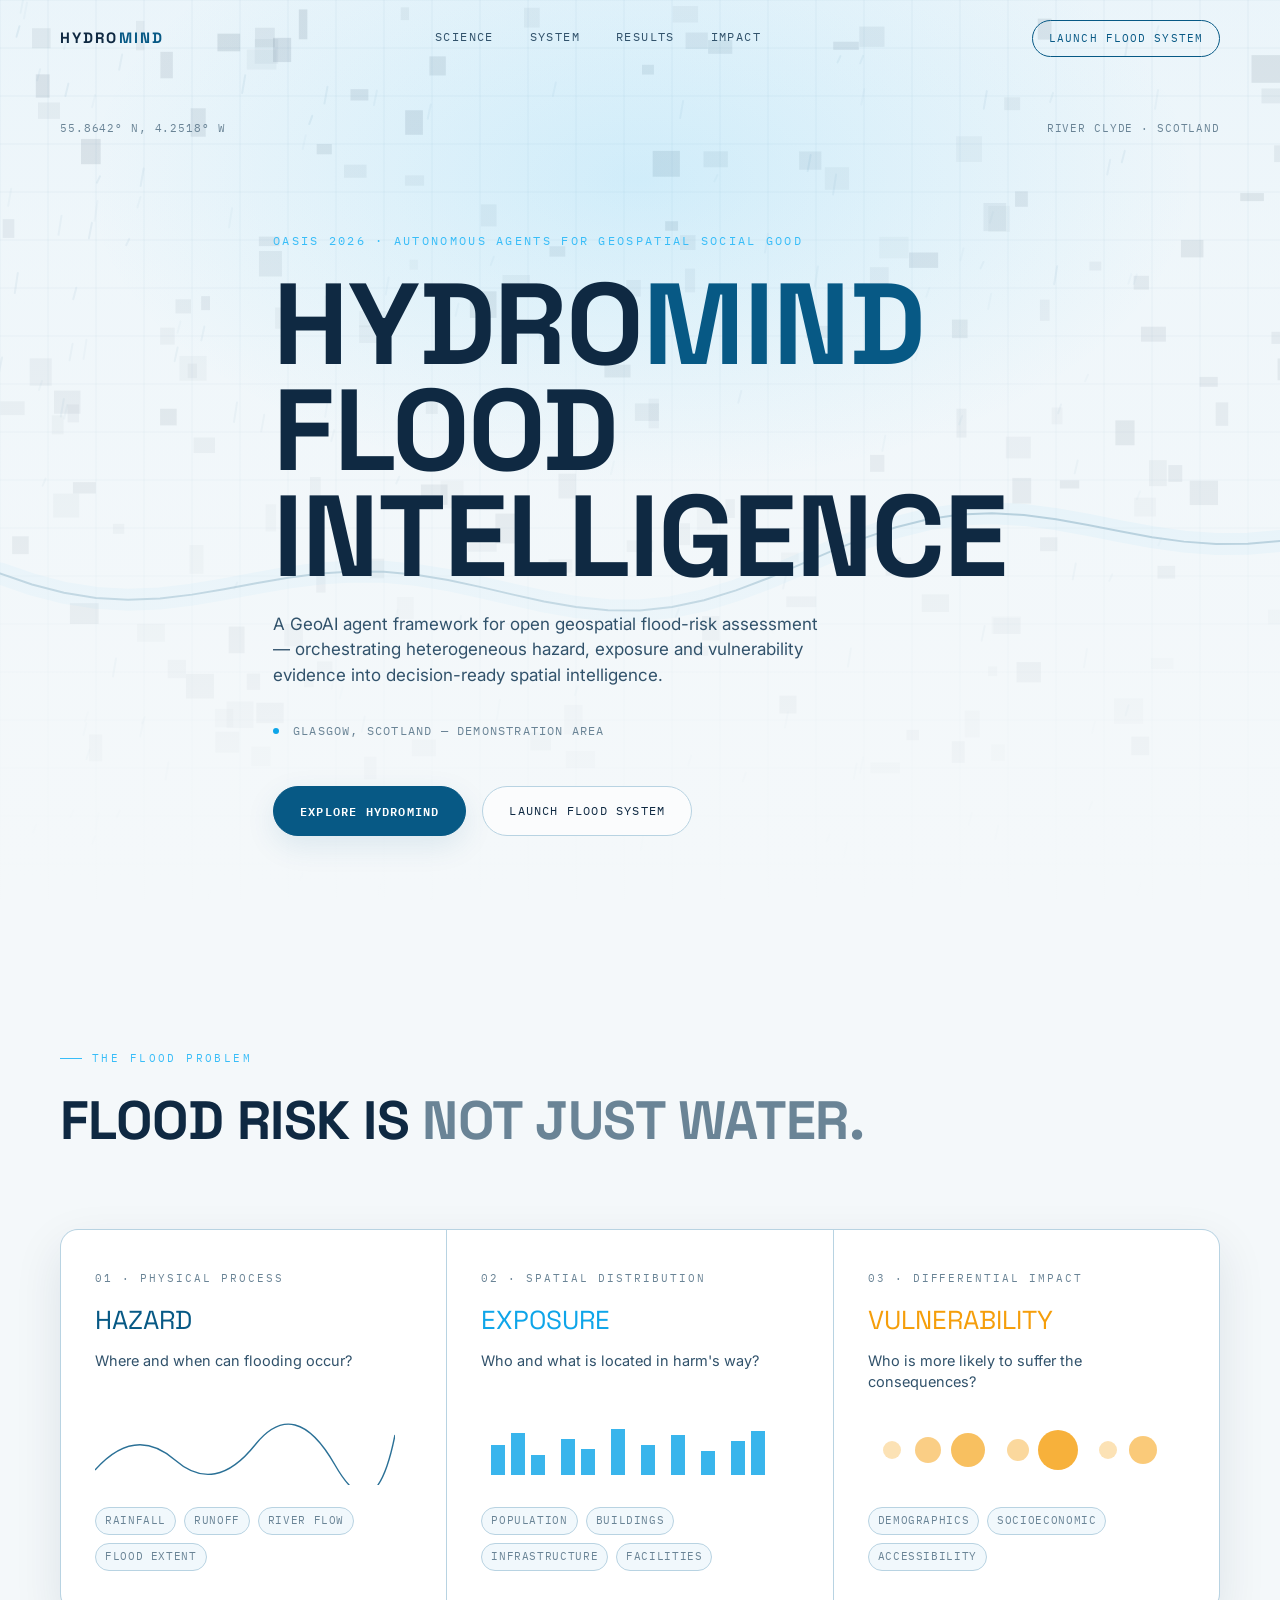
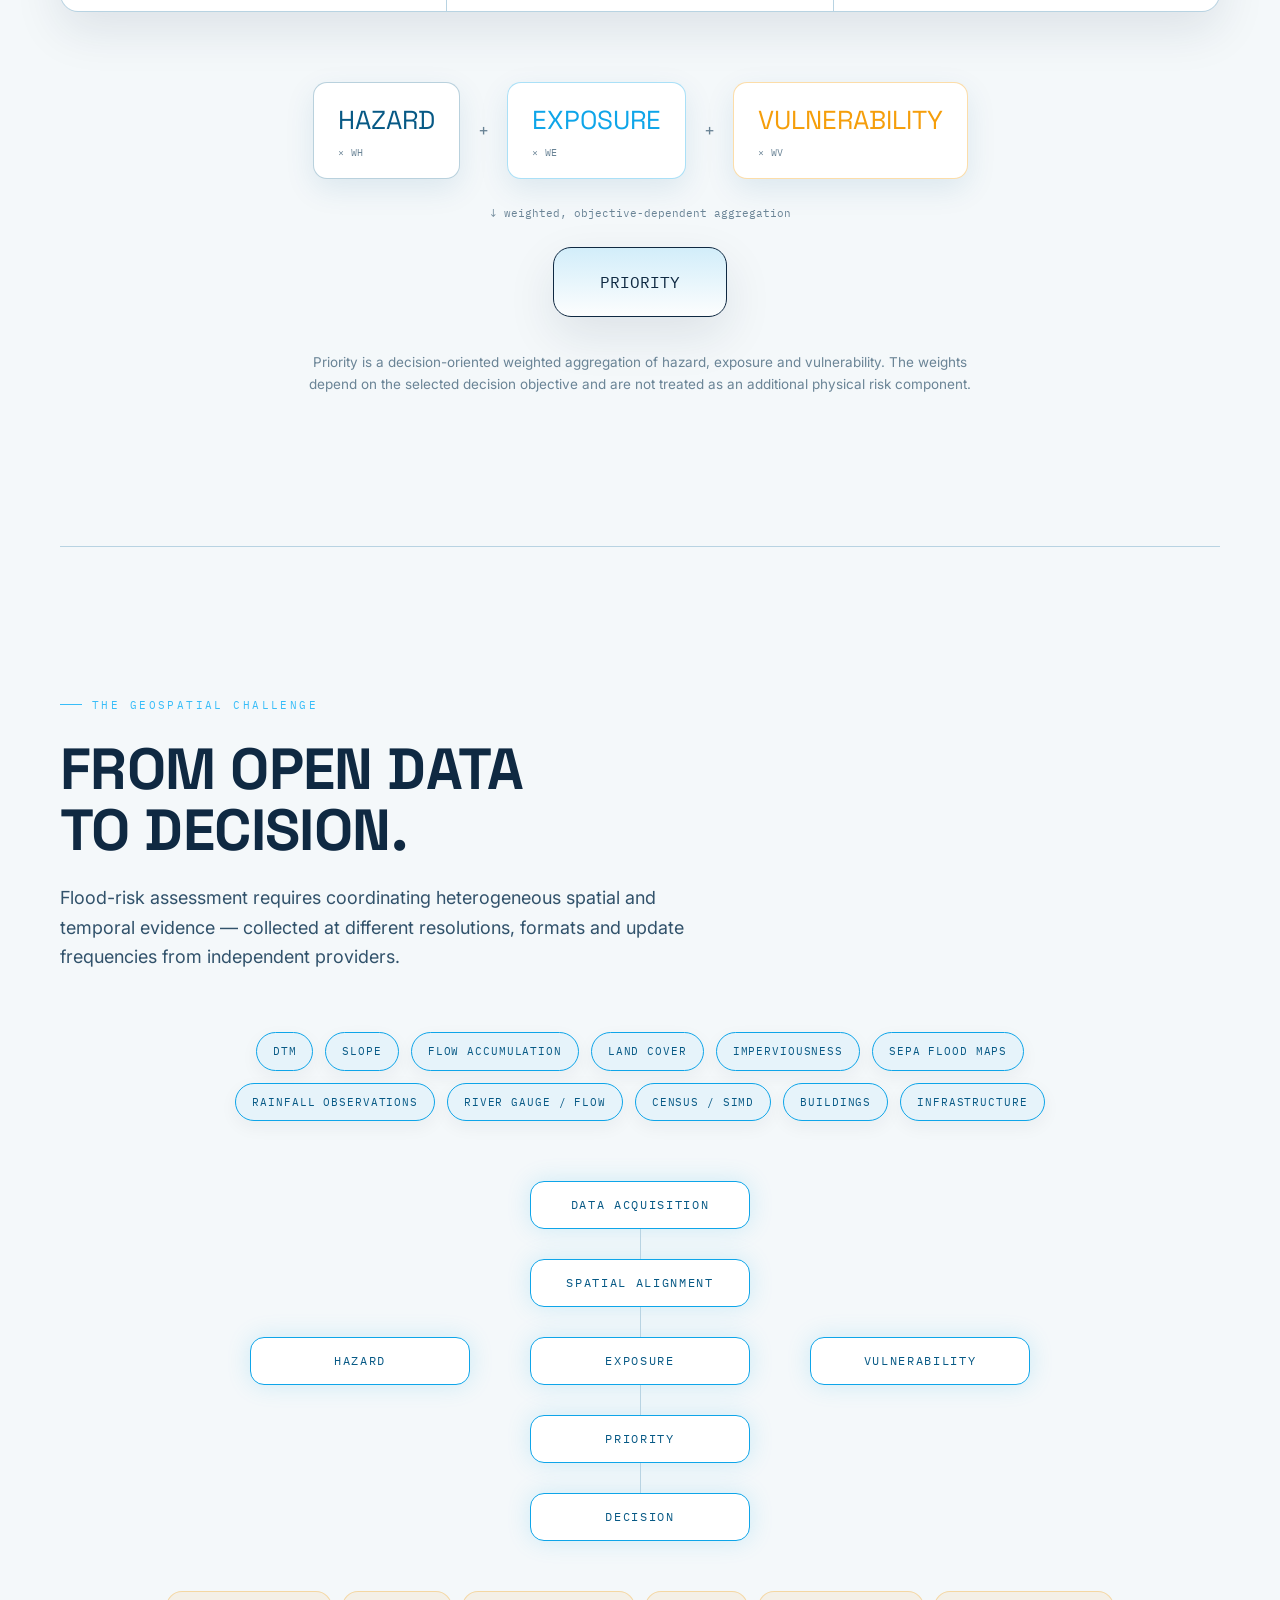
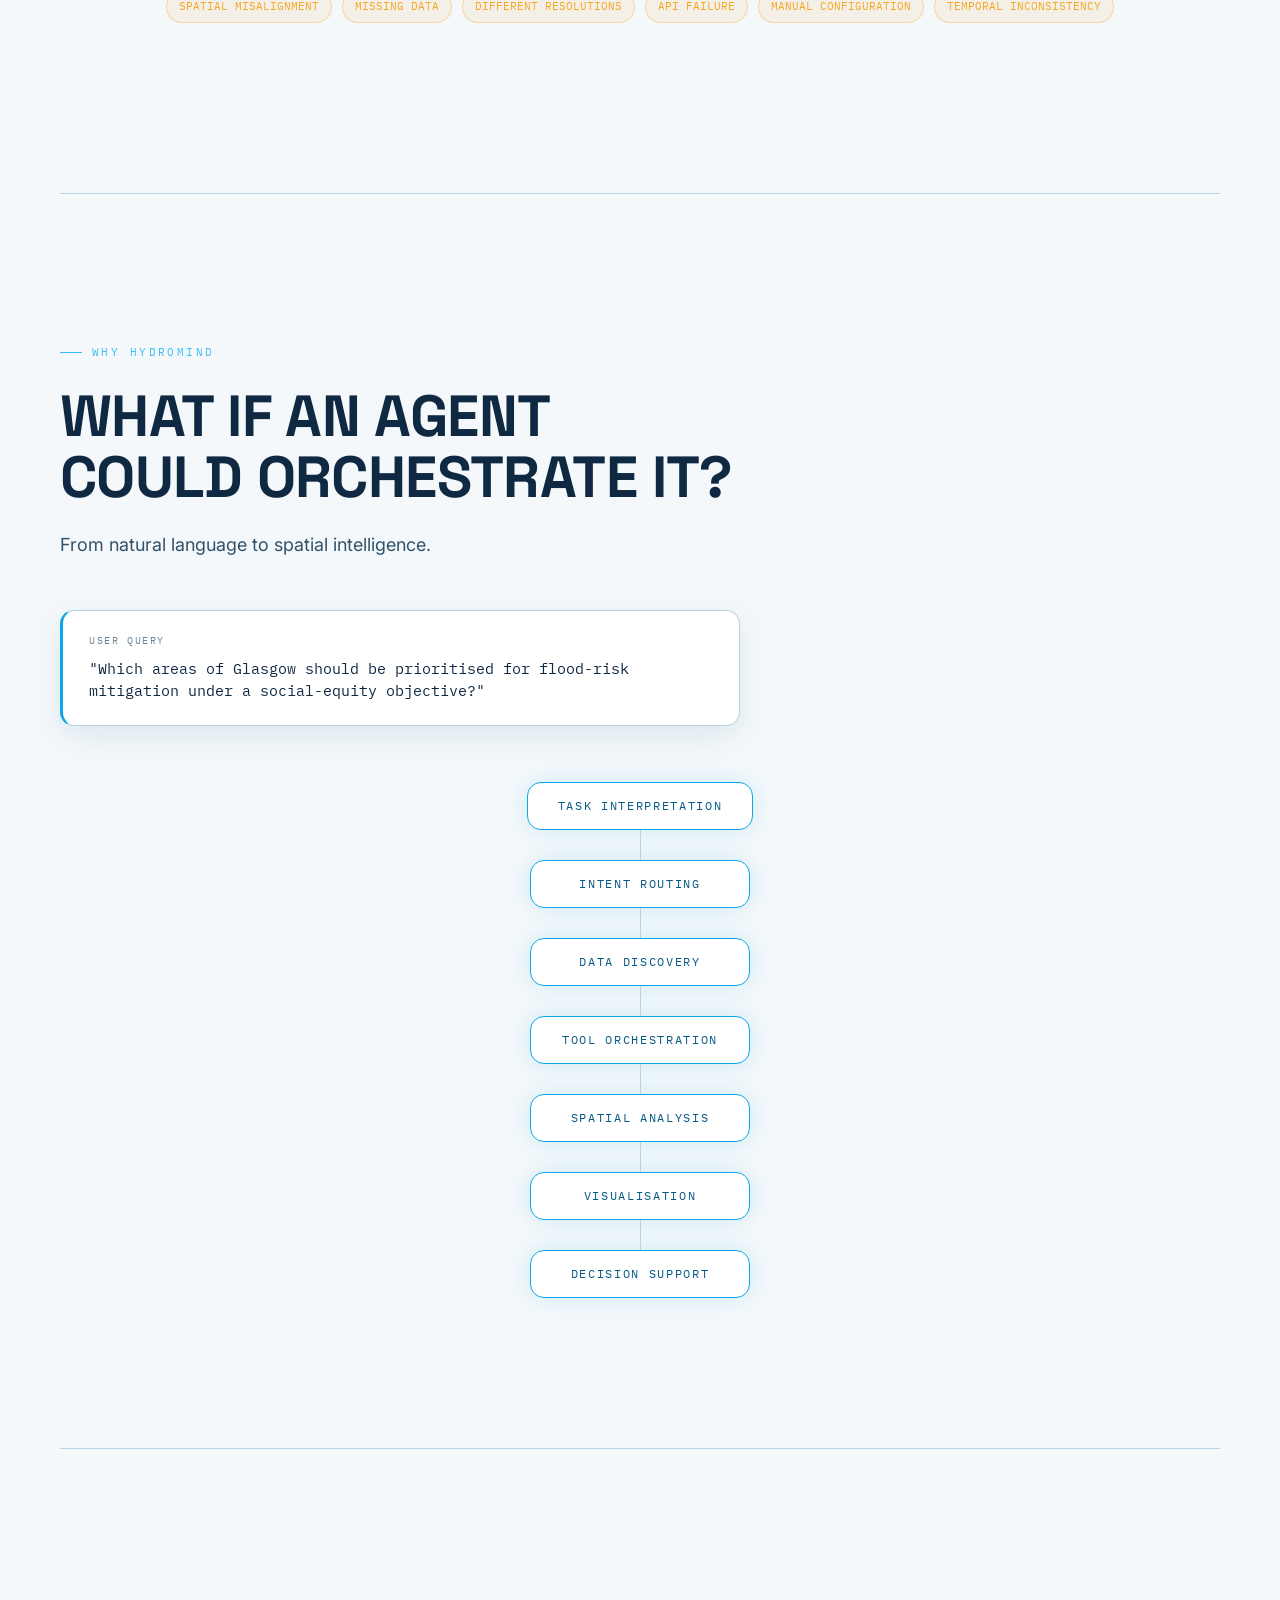
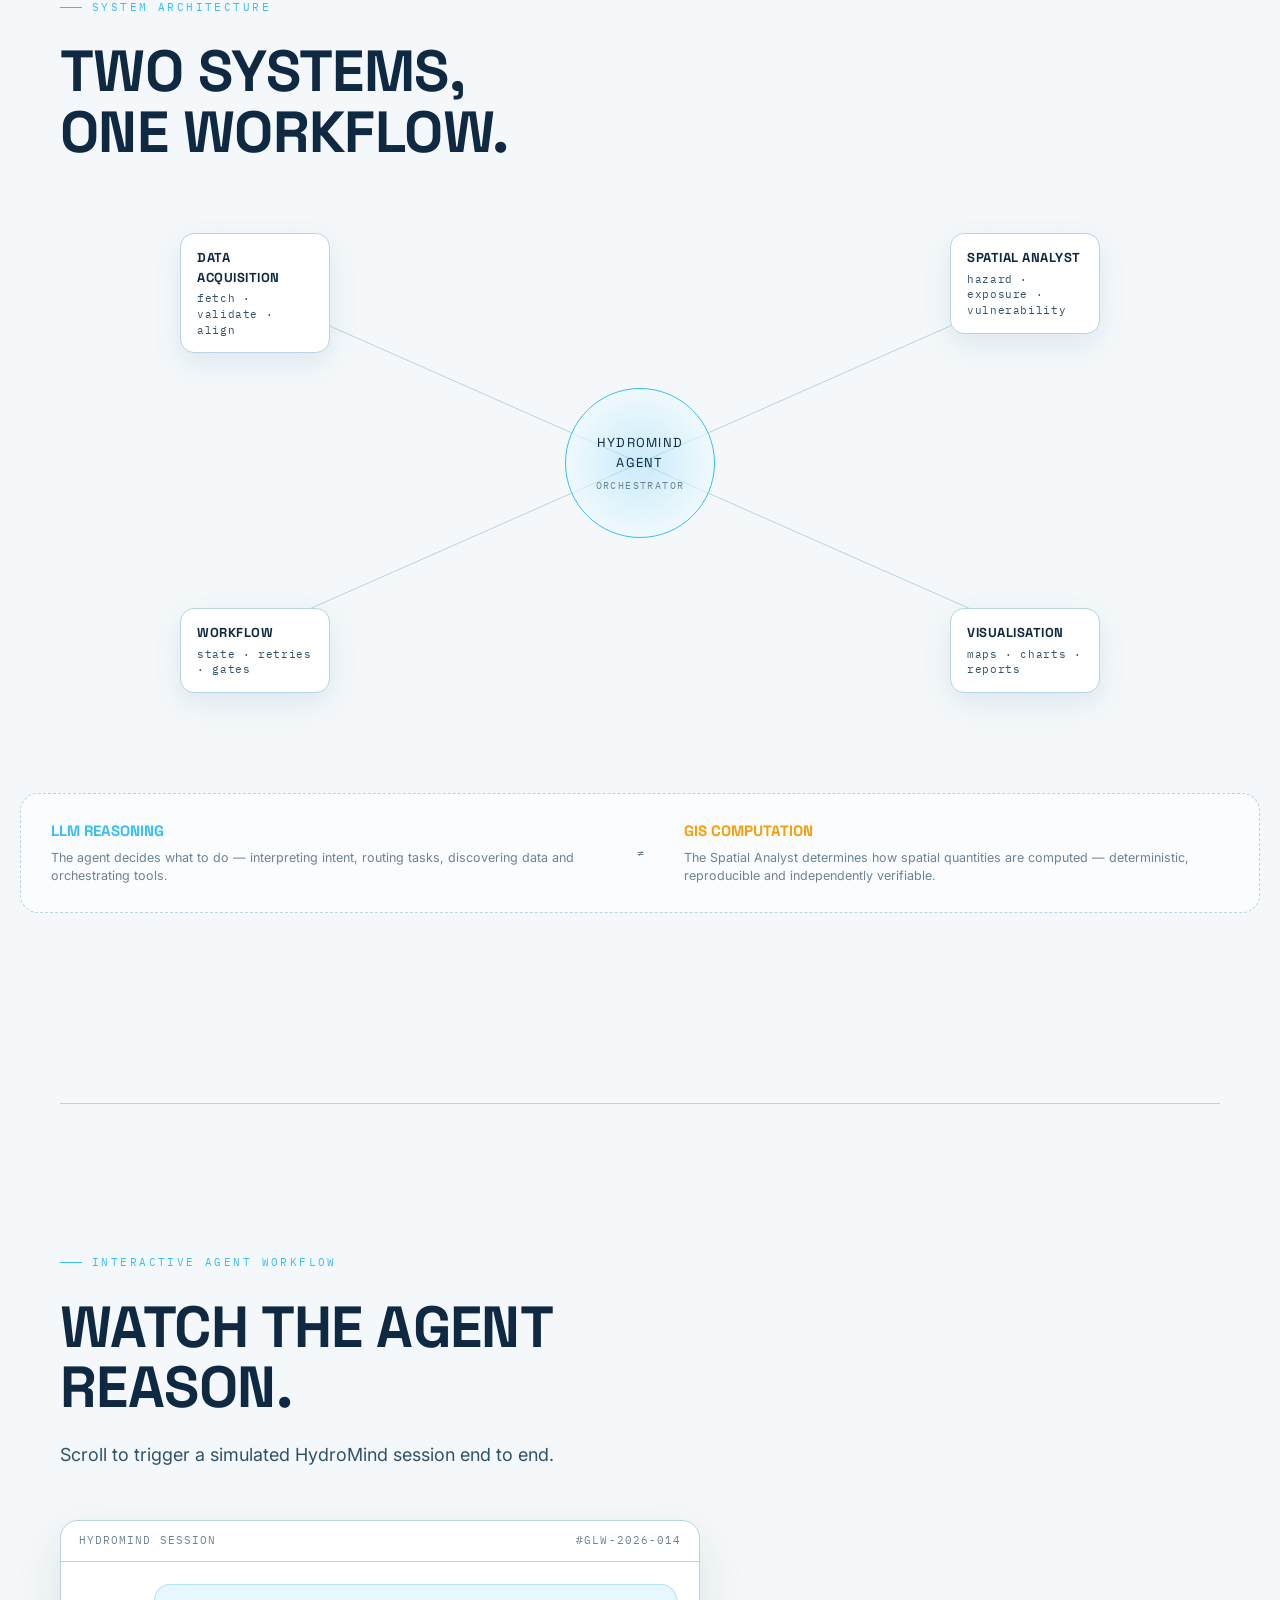
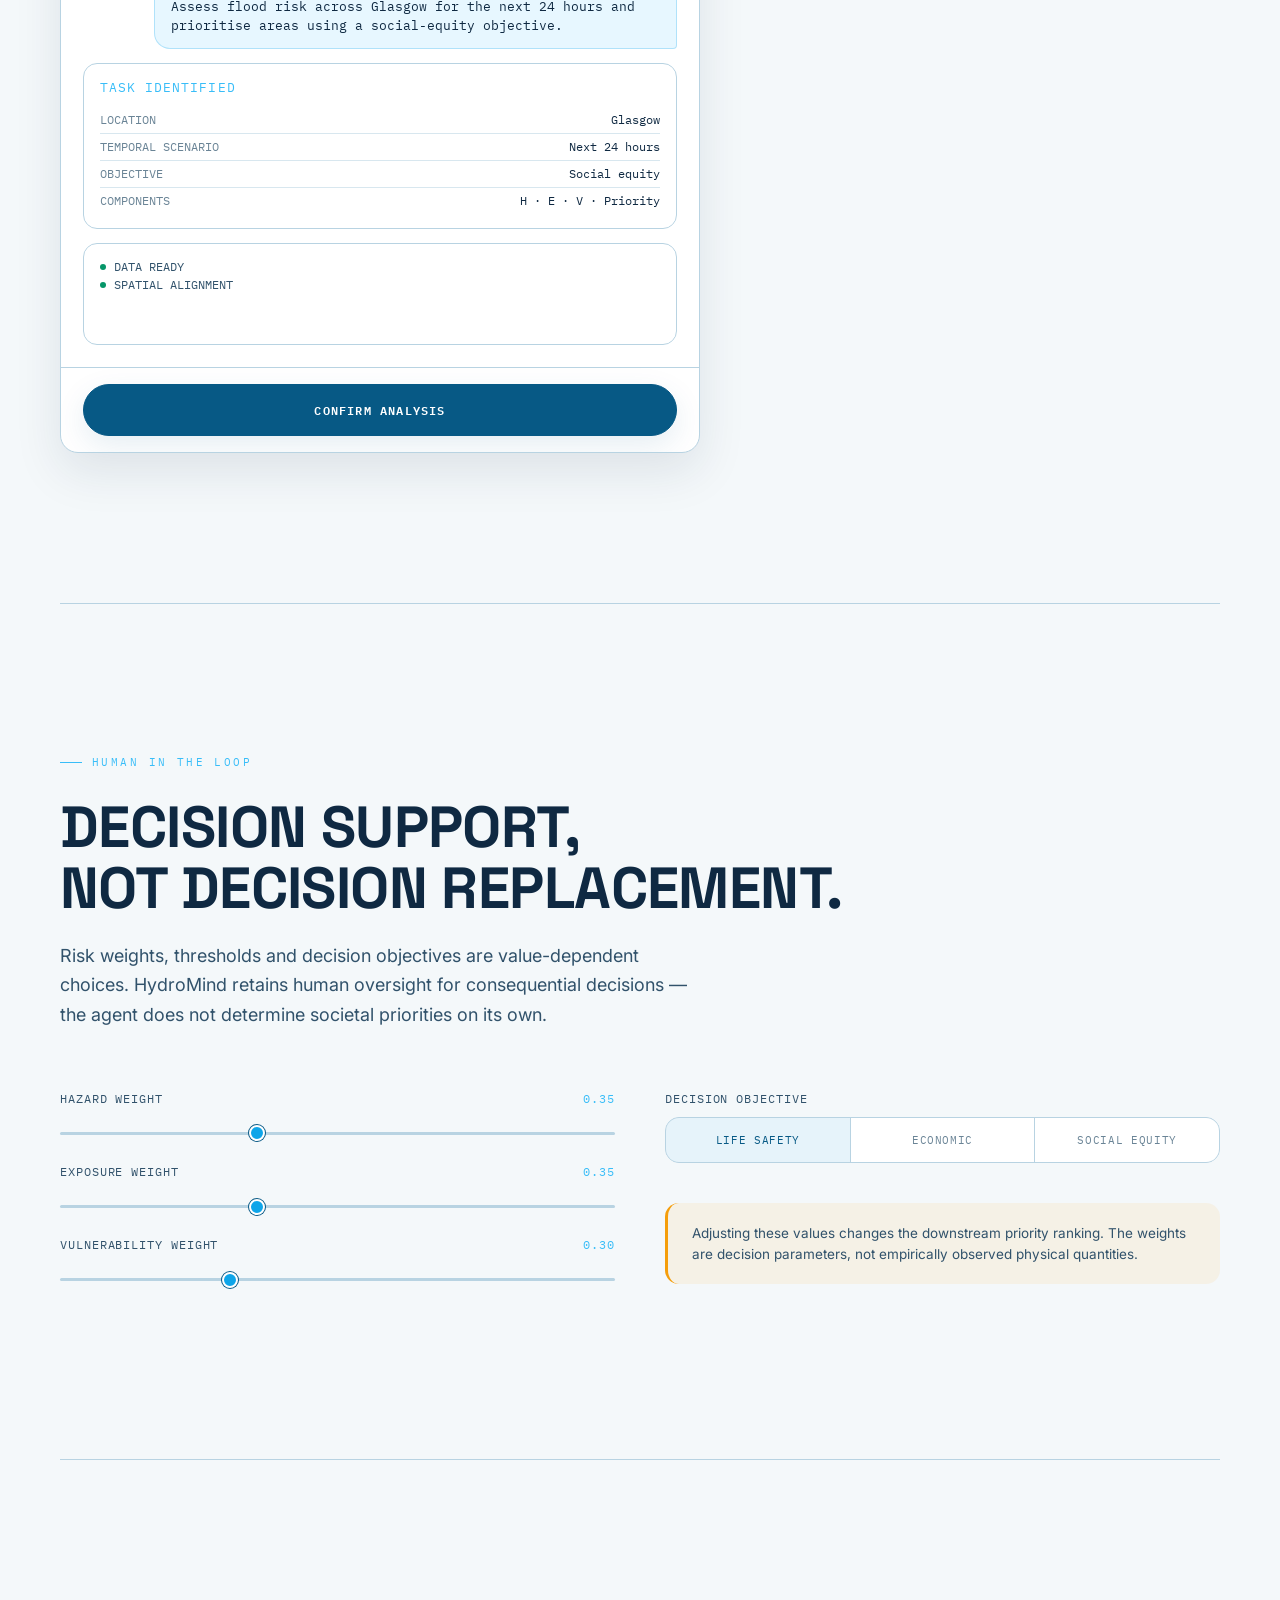
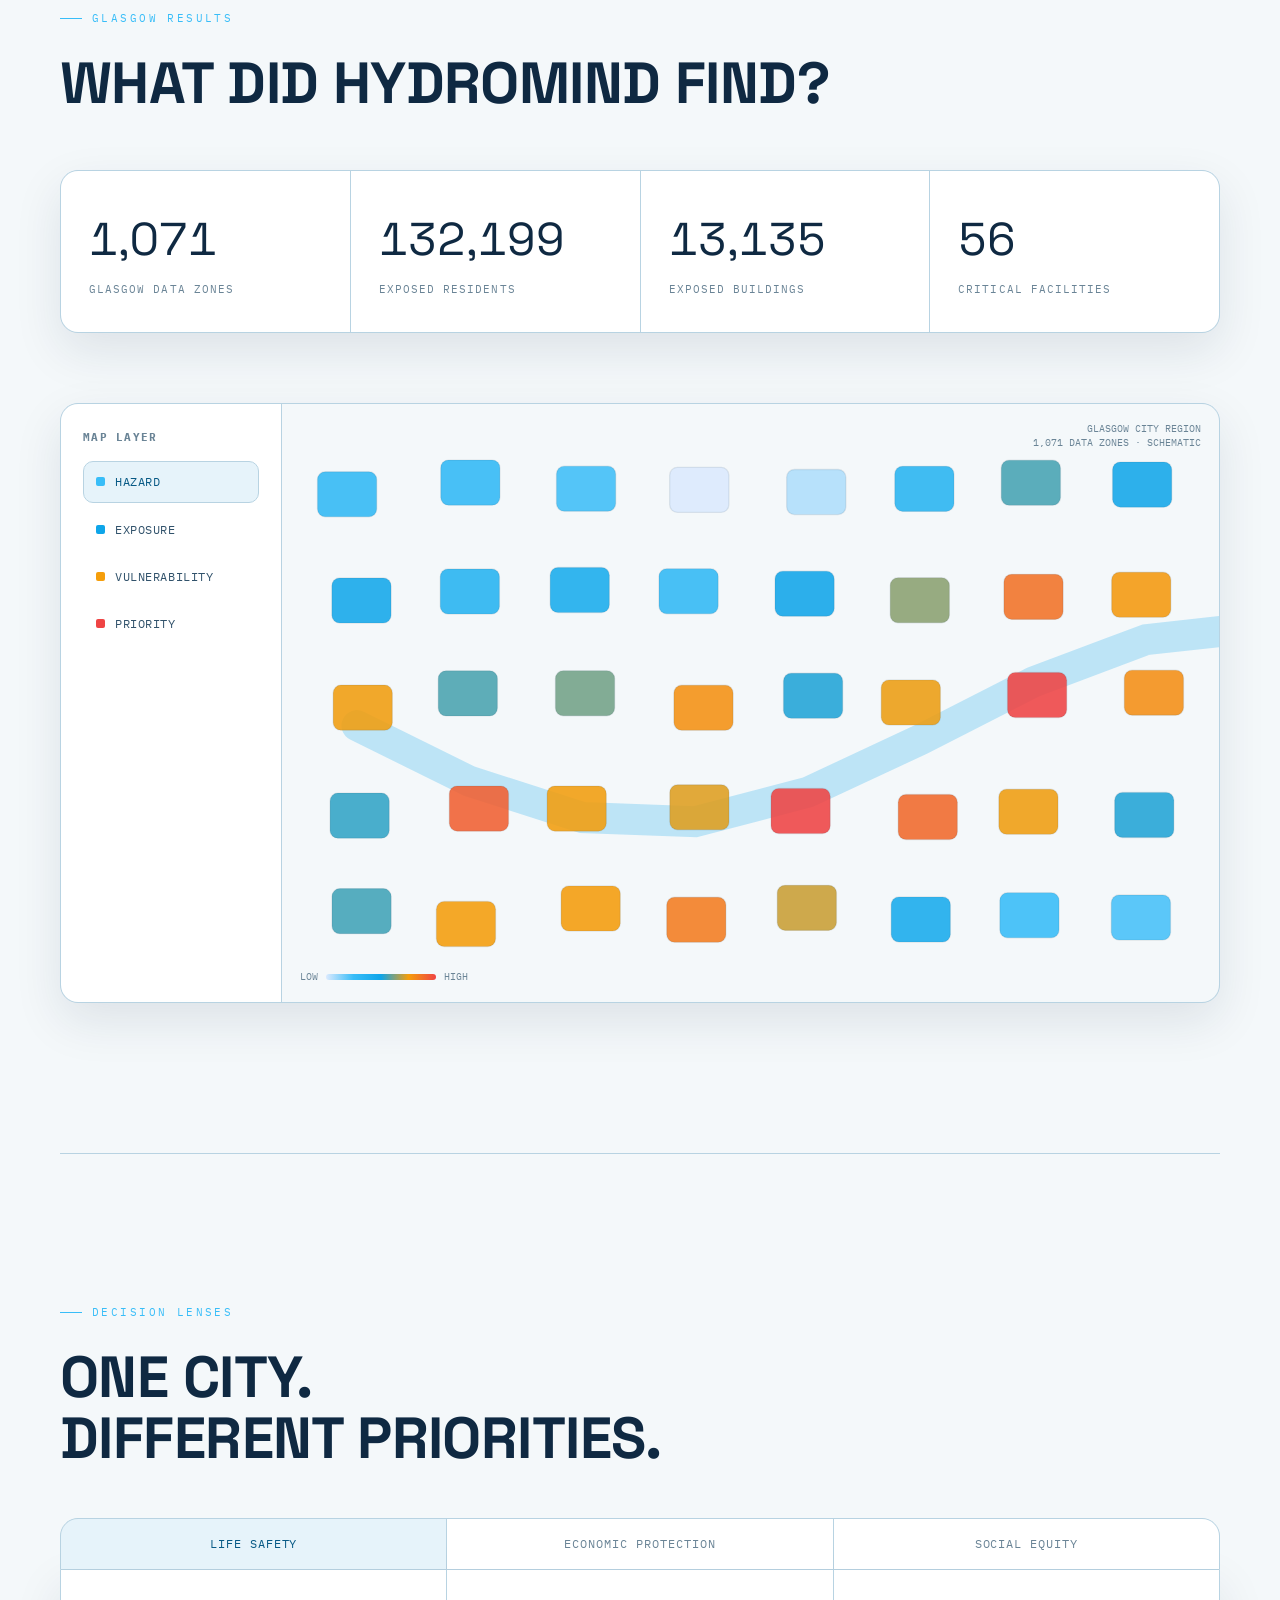
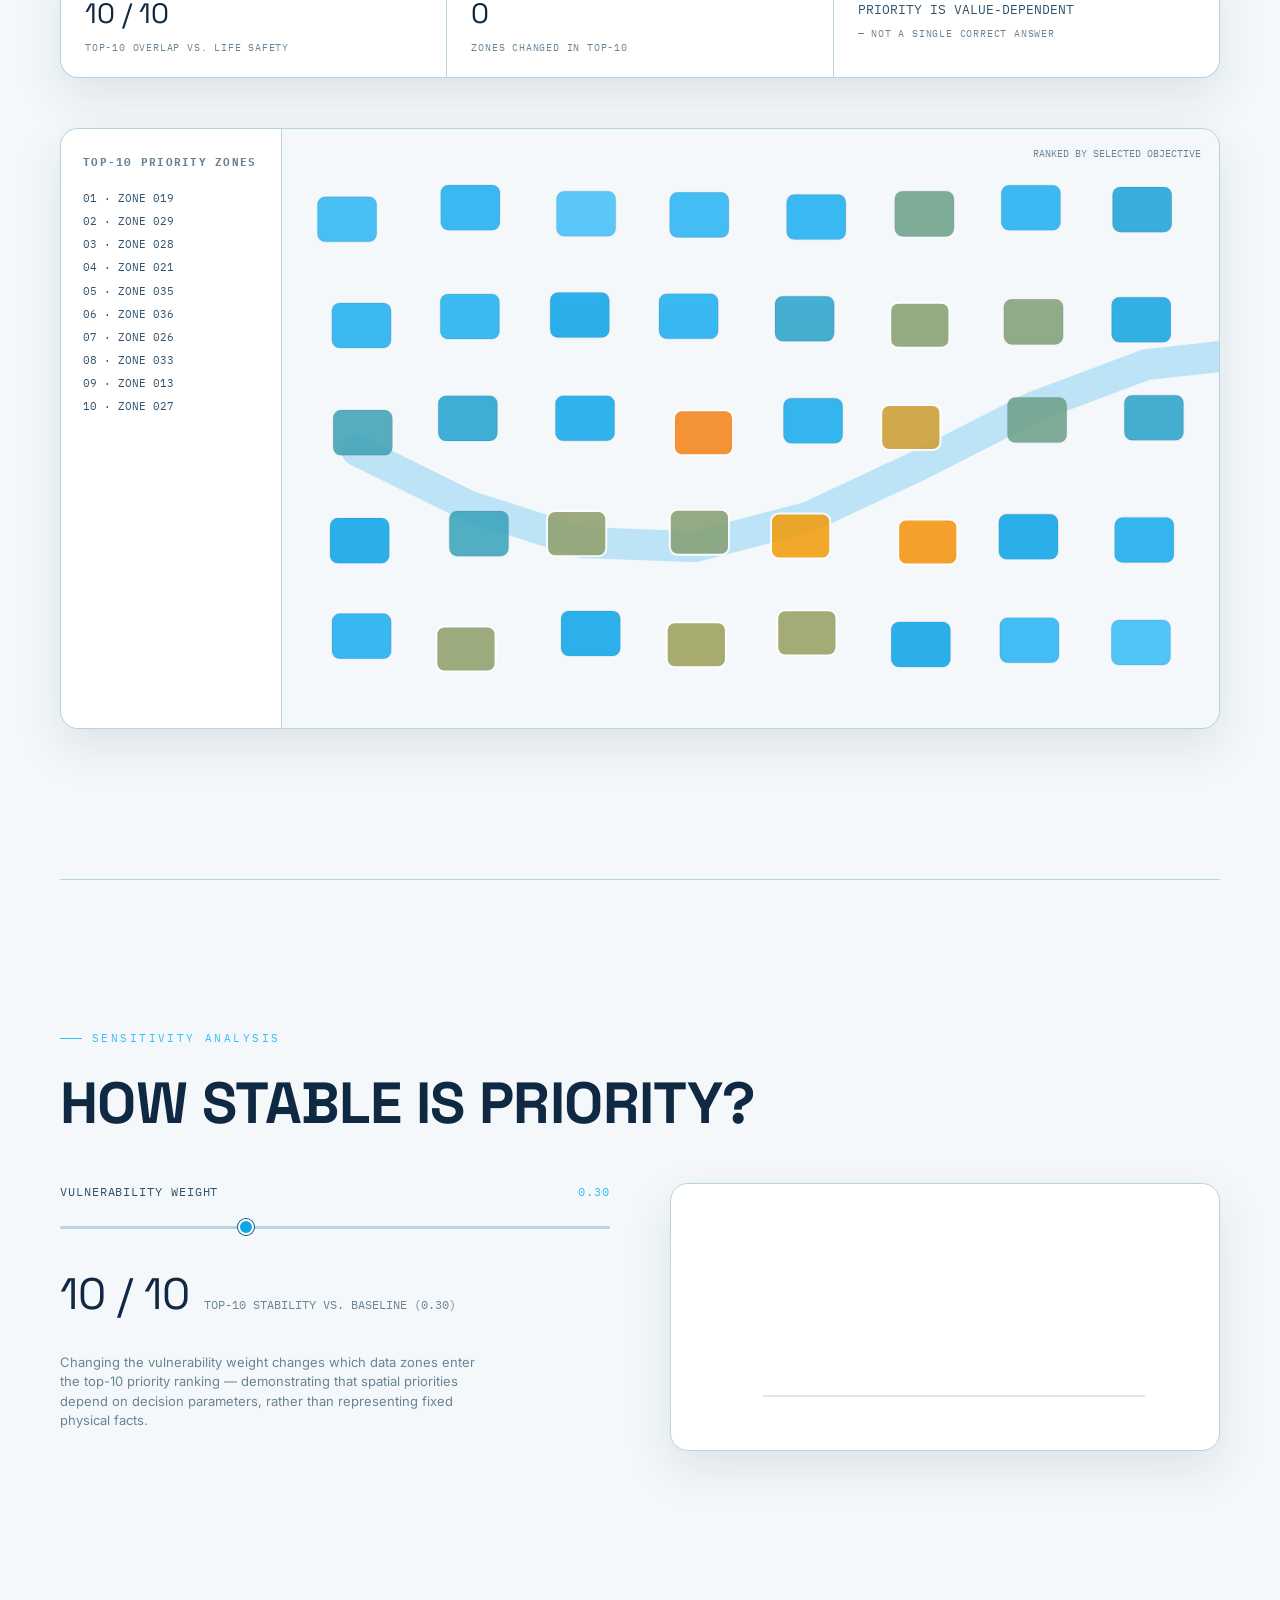
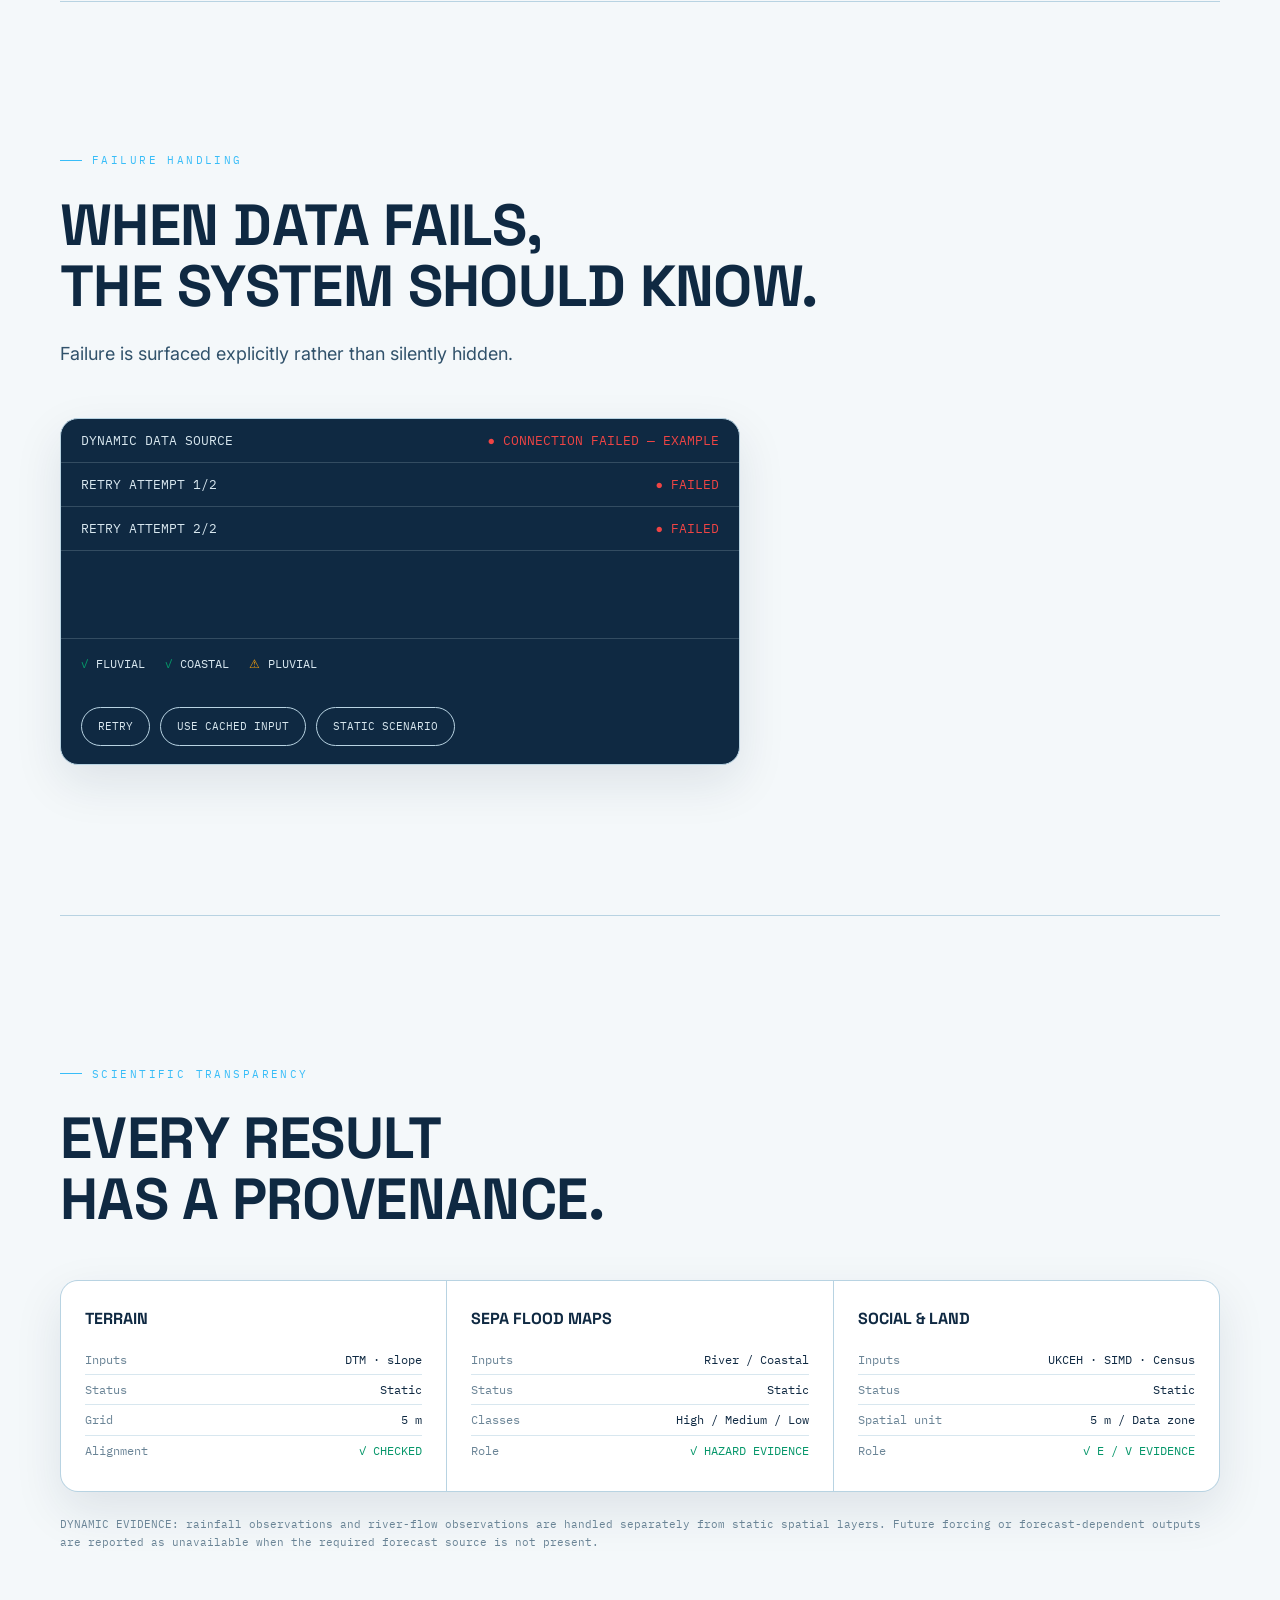
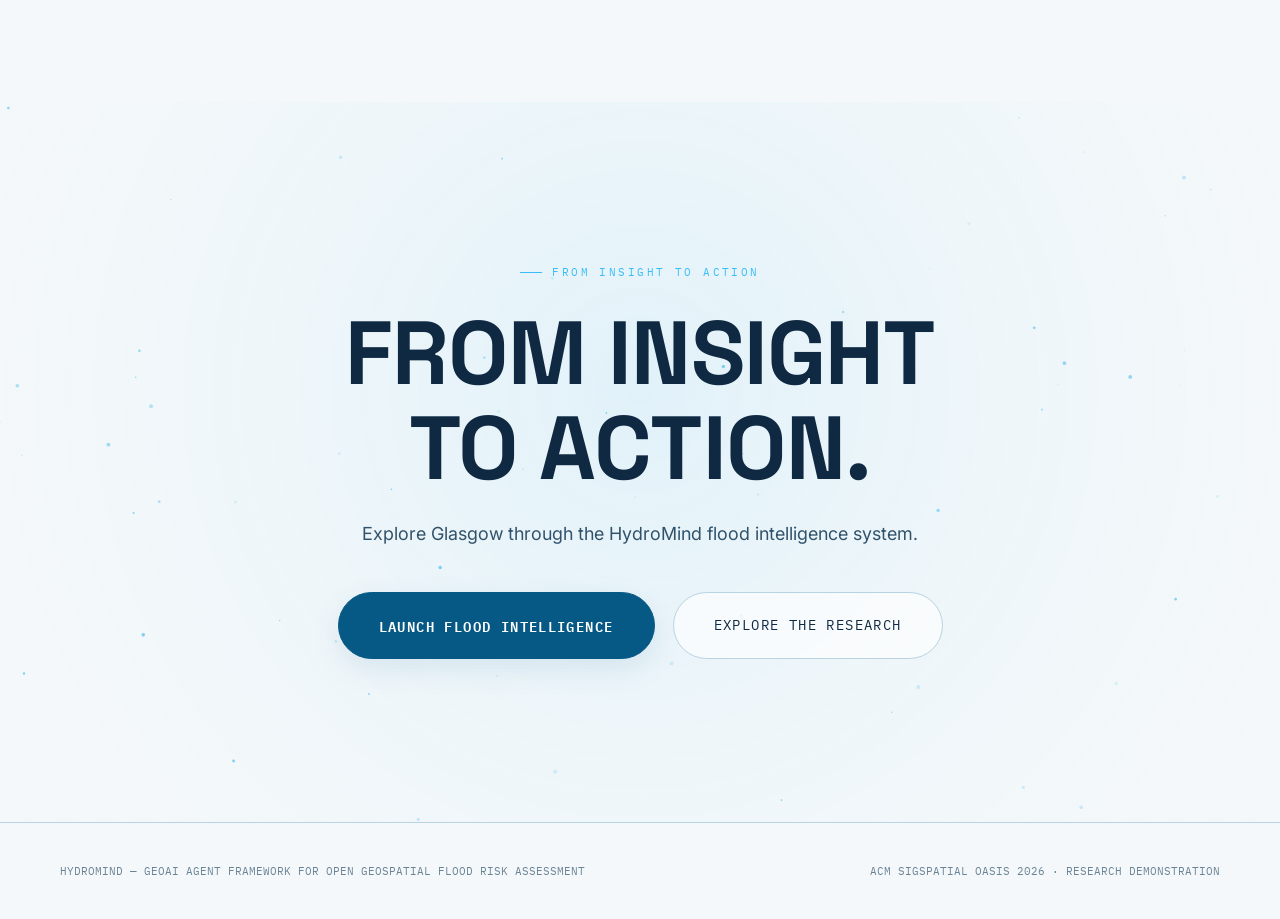
<file: HydroMind.html>
<!DOCTYPE html>
<html lang="en">
<head>
<meta charset="UTF-8">
<meta name="viewport" content="width=device-width, initial-scale=1.0">
<title>HydroMind — GeoAI Flood Intelligence for Glasgow</title>

<link rel="preconnect" href="https://fonts.googleapis.com">
<link href="https://fonts.googleapis.com/css2?family=Space+Grotesk:wght@400;500;600;700&family=Inter:wght@400;500;600&family=IBM+Plex+Mono:wght@400;500;600&display=swap" rel="stylesheet">

<style>
:root{
  --bg-0:#F4F8FA;
  --bg-1:#ffffff;
  --bg-2:#E6F3FA;
  --panel:#ffffff;

  --line:#B8D3E2;
  --line-soft:#D8E7EF;

  --text-0:#0F2942;
  --text-1:#31526B;
  --text-2:#6A8496;

  --cyan:#38BDF8;
  --blue:#0EA5E9;
  --deep:#075985;

  --amber:#F59E0B;
  --red:#EF4444;
  --green:#059669;

  --surface-shadow:0 18px 48px rgba(15,41,66,.10);
  --soft-shadow:0 10px 30px rgba(7,89,133,.10);

  --radius-lg:18px;
  --radius-md:14px;
  --radius-sm:10px;

  --font-display:'Space Grotesk', sans-serif;
  --font-body:'Inter', sans-serif;
  --font-mono:'IBM Plex Mono', monospace;
}

*{
  box-sizing:border-box;
  margin:0;
  padding:0;
}

html{
  scroll-behavior:smooth;
  background:var(--bg-0);
}

body{
  font-family:var(--font-body);
  background:var(--bg-0);
  color:var(--text-0);
  overflow-x:hidden;
  line-height:1.5;
}

::selection{
  background:var(--cyan);
  color:#ffffff;
}

a{
  color:inherit;
  text-decoration:none;
}

.wrap{
  max-width:1240px;
  margin:0 auto;
  padding:0 40px;
}

@media(max-width:768px){
  .wrap{
    padding:0 22px;
  }
}

/* ============================================================
   BACKGROUND
============================================================ */

.grid-field{
  position:absolute;
  inset:0;

  background-image:
    linear-gradient(var(--line-soft) 1px, transparent 1px),
    linear-gradient(90deg, var(--line-soft) 1px, transparent 1px);

  background-size:56px 56px;

  opacity:.35;

  mask-image:
    radial-gradient(
      ellipse 80% 60% at 50% 30%,
      black 40%,
      transparent 90%
    );

  pointer-events:none;
}

.contour-field{
  position:absolute;
  inset:0;
  opacity:.28;
  pointer-events:none;
}

/* ============================================================
   NAVIGATION
============================================================ */

#nav{
  position:fixed;
  top:0;
  left:0;
  right:0;
  z-index:500;

  padding:20px 0;

  background:rgba(244,248,250,0);

  border-bottom:1px solid transparent;

  transition:
    background .35s ease,
    border-color .35s ease,
    padding .35s ease;
}

#nav.scrolled{
  background:rgba(244,248,250,.88);
  backdrop-filter:blur(14px);

  border-bottom:1px solid var(--line);

  box-shadow:
    0 12px 28px rgba(15,41,66,.08);

  padding:14px 0;
}

#nav .wrap{
  display:flex;
  align-items:center;
  justify-content:space-between;
}

.brand{
  font-family:var(--font-display);
  font-weight:700;
  font-size:15px;
  letter-spacing:.14em;
}

.brand span{
  color:var(--deep);
}

.navlinks{
  display:flex;
  gap:36px;

  font-family:var(--font-mono);
  font-size:11.5px;
  letter-spacing:.12em;

  color:var(--text-1);
}

.navlinks a{
  position:relative;
  padding-bottom:4px;
  transition:color .2s;
}

.navlinks a:hover{
  color:var(--deep);
}

.navlinks a::after{
  content:'';
  position:absolute;
  left:0;
  bottom:0;

  width:0;
  height:1px;

  background:var(--blue);

  transition:width .25s;
}

.navlinks a:hover::after{
  width:100%;
}

.nav-cta{
  font-family:var(--font-mono);
  font-size:11px;
  letter-spacing:.1em;

  border:1px solid var(--deep);
  color:var(--deep);

  padding:9px 16px;

  border-radius:999px;

  transition:
    background .2s,
    color .2s;

  white-space:nowrap;
}

.nav-cta:hover{
  background:var(--deep);
  color:#ffffff;
}

@media(max-width:900px){
  .navlinks{
    display:none;
  }
}

/* ============================================================
   GENERIC SECTIONS
============================================================ */

section{
  position:relative;
  padding:150px 0;
}

@media(max-width:768px){
  section{
    padding:96px 0;
  }
}

.eyebrow{
  font-family:var(--font-mono);
  font-size:11px;
  letter-spacing:.22em;
  color:var(--cyan);

  display:flex;
  align-items:center;
  gap:10px;

  margin-bottom:26px;
}

.eyebrow::before{
  content:'';
  width:22px;
  height:1px;
  background:var(--cyan);
}

h1,
h2,
h3{
  font-family:var(--font-display);
  font-weight:700;
  line-height:1.05;
  letter-spacing:-.01em;
}

.h-huge{
  font-size:clamp(44px,7vw,96px);
  text-transform:uppercase;
}

.h-xl{
  font-size:clamp(34px,4.6vw,58px);
  text-transform:uppercase;
}

.h-lg{
  font-size:clamp(26px,3vw,38px);
  text-transform:uppercase;
}

p.lead{
  font-size:18px;
  color:var(--text-1);
  max-width:640px;
  line-height:1.65;
}

.mono{
  font-family:var(--font-mono);
}

.reveal{
  opacity:0;
  transform:translateY(26px);

  transition:
    opacity .8s cubic-bezier(.2,.7,.2,1),
    transform .8s cubic-bezier(.2,.7,.2,1);
}

.reveal.in{
  opacity:1;
  transform:none;
}

.divider{
  height:1px;
  background:var(--line);
}

/* ============================================================
   HERO
============================================================ */

#hero{
  height:100vh;
  min-height:760px;

  position:relative;
  overflow:hidden;

  display:flex;
  flex-direction:column;
  justify-content:flex-end;

  padding-bottom:64px;
}

#hero canvas{
  position:absolute;
  inset:0;

  width:100%;
  height:100%;
}

.hero-scrim{
  position:absolute;
  inset:0;

  background:
    radial-gradient(
      ellipse 70% 55% at 50% 20%,
      rgba(56,189,248,.16),
      transparent 62%
    ),
    linear-gradient(
      180deg,
      rgba(244,248,250,.32) 0%,
      rgba(244,248,250,.62) 58%,
      rgba(244,248,250,.98) 100%
    );
}

.hero-meta{
  position:absolute;
  top:120px;
  left:0;
  right:0;

  display:flex;
  justify-content:space-between;

  font-family:var(--font-mono);
  font-size:11px;

  color:var(--text-2);
  letter-spacing:.08em;
}

.hero-meta .wrap{
  display:flex;
  justify-content:space-between;
  width:100%;
}

@media(max-width:768px){
  .hero-meta{
    top:96px;
    font-size:10px;
  }
}

.hero-body{
  position:relative;
  z-index:2;
}

.hero-tag{
  font-family:var(--font-mono);
  font-size:11.5px;

  color:var(--cyan);

  letter-spacing:.2em;

  margin-bottom:22px;
}

.hero-title{
  font-size:clamp(48px,9vw,118px);

  font-family:var(--font-display);
  font-weight:700;

  line-height:.92;

  text-transform:uppercase;
}

.hero-title .accent{
  color:var(--deep);
}

.hero-sub{
  margin-top:22px;

  font-size:17px;
  color:var(--text-1);

  max-width:560px;
}

.hero-loc{
  margin-top:34px;

  display:flex;
  align-items:center;
  gap:14px;

  font-family:var(--font-mono);
  font-size:12px;

  color:var(--text-2);

  letter-spacing:.1em;
}

.dot-live{
  width:6px;
  height:6px;

  border-radius:50%;

  background:var(--blue);

  box-shadow:
    0 0 0 0 rgba(14,165,233,.42);

  animation:pulse 2s infinite;
}

@keyframes pulse{
  0%{
    box-shadow:0 0 0 0 rgba(14,165,233,.42);
  }

  70%{
    box-shadow:0 0 0 10px rgba(14,165,233,0);
  }

  100%{
    box-shadow:0 0 0 0 rgba(14,165,233,0);
  }
}

.hero-ctas{
  margin-top:46px;

  display:flex;
  gap:16px;

  flex-wrap:wrap;
}

.btn{
  font-family:var(--font-mono);
  font-size:12px;
  letter-spacing:.1em;

  padding:15px 26px;

  border:1px solid var(--line);

  cursor:pointer;

  transition:all .22s ease;

  display:inline-flex;
  align-items:center;
  gap:10px;

  background:rgba(255,255,255,.66);
  color:var(--text-0);

  border-radius:999px;
}

.btn-primary{
  background:var(--deep);
  color:#ffffff;
  border-color:var(--deep);

  font-weight:600;

  box-shadow:var(--soft-shadow);
}

.btn-primary:hover{
  background:#0EA5E9;
  border-color:#0EA5E9;
}

.btn-ghost:hover{
  border-color:var(--blue);
  color:var(--deep);
  background:#ffffff;
}

.btn-block{
  width:100%;
  justify-content:center;
}

/* ============================================================
   FLOOD PROBLEM
============================================================ */

.statement{
  font-size:clamp(30px,5vw,54px);

  text-transform:uppercase;

  max-width:900px;

  margin-bottom:80px;
}

.statement .dim{
  color:var(--text-2);
}

.hev-grid{
  display:grid;
  grid-template-columns:repeat(3,1fr);

  gap:1px;

  background:var(--line);

  border:1px solid var(--line);

  border-radius:var(--radius-lg);

  overflow:hidden;

  box-shadow:var(--surface-shadow);
}

@media(max-width:900px){
  .hev-grid{
    grid-template-columns:1fr;
  }
}

.hev-cell{
  background:var(--bg-1);

  padding:40px 34px;

  min-height:280px;

  display:flex;
  flex-direction:column;
  justify-content:space-between;
}

.hev-label{
  font-family:var(--font-mono);
  font-size:11px;

  letter-spacing:.18em;

  color:var(--text-2);
}

.hev-title{
  font-family:var(--font-display);
  font-size:26px;

  text-transform:uppercase;

  margin:14px 0 10px;
}

.hev-q{
  color:var(--text-1);

  font-size:14.5px;

  margin-bottom:22px;
}

.hev-viz{
  height:70px;
  position:relative;
}

.hev-cell[data-k="hazard"] .hev-title{
  color:var(--deep);
}

.hev-cell[data-k="exposure"] .hev-title{
  color:var(--blue);
}

.hev-cell[data-k="vulnerability"] .hev-title{
  color:var(--amber);
}

.hev-tags{
  display:flex;
  flex-wrap:wrap;
  gap:8px;

  margin-top:16px;
}

.tag{
  font-family:var(--font-mono);
  font-size:10.5px;

  letter-spacing:.06em;

  color:var(--text-2);

  border:1px solid var(--line);

  padding:5px 9px;

  border-radius:999px;

  background:rgba(230,243,250,.55);
}

/* ============================================================
   WEIGHTED PRIORITY FORMULA
============================================================ */

.formula-row{
  display:flex;
  align-items:center;
  justify-content:center;

  gap:18px;

  margin-top:70px;

  flex-wrap:wrap;

  font-family:var(--font-display);
  font-size:clamp(18px,2.6vw,26px);

  text-transform:uppercase;
}

.formula-box{
  border:1px solid var(--line);

  padding:18px 24px;

  background:var(--bg-1);

  border-radius:var(--radius-md);

  box-shadow:var(--soft-shadow);
}

.formula-box.h{
  color:var(--deep);
  border-color:rgba(7,89,133,.28);
}

.formula-box.e{
  color:var(--blue);
  border-color:rgba(14,165,233,.35);
}

.formula-box.v{
  color:var(--amber);
  border-color:rgba(245,158,11,.35);
}

.formula-weight{
  font-family:var(--font-mono);

  font-size:10px;

  color:var(--text-2);

  display:block;

  margin-top:5px;

  letter-spacing:.05em;
}

.formula-op{
  color:var(--text-2);
  font-size:18px;
}

.formula-down{
  display:flex;

  justify-content:center;

  margin:26px 0;

  color:var(--text-2);

  font-family:var(--font-mono);

  font-size:11px;

  text-align:center;
}

.priority-box{
  display:block;

  margin:0 auto;

  width:fit-content;

  padding:22px 46px;

  border:1px solid var(--text-0);

  background:
    linear-gradient(
      180deg,
      rgba(56,189,248,.18),
      rgba(255,255,255,.78)
    );

  border-radius:var(--radius-lg);

  box-shadow:var(--surface-shadow);
}

.priority-note{
  max-width:680px;

  margin:34px auto 0;

  text-align:center;

  color:var(--text-2);

  font-size:13.5px;

  line-height:1.65;
}

/* ============================================================
   DATA PIPELINE
============================================================ */

.node-field{
  position:relative;
  padding:60px 0 20px;
}

.node-ring{
  display:flex;

  flex-wrap:wrap;

  gap:12px;

  justify-content:center;

  max-width:900px;

  margin:0 auto 60px;
}

.data-node{
  font-family:var(--font-mono);

  font-size:11px;

  letter-spacing:.08em;

  padding:10px 16px;

  border:1px solid var(--line);

  color:var(--text-1);

  background:var(--bg-1);

  border-radius:999px;

  box-shadow:
    0 6px 18px rgba(15,41,66,.05);

  opacity:0;

  transform:translateY(10px);

  transition:
    opacity .5s ease,
    transform .5s ease,
    border-color .3s,
    color .3s;
}

.data-node.in{
  opacity:1;
  transform:none;
}

.data-node.active{
  border-color:var(--blue);

  color:var(--deep);

  background:#E6F3FA;
}

.pipeline-flow{
  display:flex;

  flex-direction:column;

  align-items:center;

  gap:0;
}

.flow-stage{
  font-family:var(--font-mono);

  font-size:12px;

  letter-spacing:.14em;

  padding:14px 30px;

  border:1px solid var(--line);

  background:var(--bg-1);

  color:var(--text-1);

  text-align:center;

  min-width:220px;

  border-radius:var(--radius-md);
}

.flow-stage.active{
  border-color:var(--blue);

  color:var(--deep);

  box-shadow:
    0 0 24px rgba(14,165,233,.16);
}

.flow-connector{
  width:1px;

  height:30px;

  background:var(--line);

  position:relative;
}

.flow-connector::after{
  content:'';

  position:absolute;

  left:-2.5px;
  top:0;

  width:6px;
  height:6px;

  border-radius:50%;

  background:var(--cyan);

  opacity:0;
}

.flow-connector.active::after{
  animation:travel 1.1s ease forwards;
}

@keyframes travel{
  0%{
    top:0;
    opacity:1;
  }

  100%{
    top:100%;
    opacity:0;
  }
}

.flow-branch{
  display:flex;

  gap:60px;

  margin:0 0;
}

@media(max-width:640px){
  .flow-branch{
    flex-direction:column;

    gap:0;

    align-items:center;
  }
}

.warn-row{
  display:flex;

  flex-wrap:wrap;

  gap:10px;

  justify-content:center;

  margin-top:50px;
}

.warn-chip{
  font-family:var(--font-mono);

  font-size:10.5px;

  color:var(--amber);

  border:1px solid rgba(245,158,11,.35);

  padding:7px 12px;

  opacity:.9;

  border-radius:999px;

  background:rgba(245,158,11,.08);
}

/* ============================================================
   WHY HYDROMIND
============================================================ */

.query-box{
  font-family:var(--font-mono);

  font-size:15px;

  color:var(--text-0);

  background:var(--bg-1);

  border:1px solid var(--line);

  border-left:3px solid var(--blue);

  padding:22px 26px;

  max-width:680px;

  margin-bottom:56px;

  border-radius:var(--radius-md);

  box-shadow:var(--soft-shadow);
}

.query-box::before{
  content:'USER QUERY';

  display:block;

  font-size:10px;

  letter-spacing:.16em;

  color:var(--text-2);

  margin-bottom:10px;
}

/* ============================================================
   ARCHITECTURE
============================================================ */

.arch-wrap{
  position:relative;

  padding:40px 0;
}

.arch-diagram{
  position:relative;

  max-width:920px;

  margin:0 auto;

  min-height:520px;
}

.arch-center{
  position:absolute;

  left:50%;
  top:50%;

  transform:translate(-50%,-50%);

  width:150px;
  height:150px;

  border-radius:50%;

  border:1px solid var(--cyan);

  display:flex;

  flex-direction:column;

  align-items:center;

  justify-content:center;

  background:
    radial-gradient(
      circle,
      rgba(56,189,248,.22),
      rgba(255,255,255,.92)
    );

  font-family:var(--font-display);

  font-size:13px;

  letter-spacing:.1em;

  text-align:center;

  z-index:3;
}

.arch-center span{
  display:block;

  font-size:10px;

  color:var(--text-2);

  font-family:var(--font-mono);

  margin-top:6px;

  letter-spacing:.14em;
}

.arch-node{
  position:absolute;

  width:150px;

  padding:14px 16px;

  border:1px solid var(--line);

  background:var(--bg-1);

  font-family:var(--font-mono);

  font-size:10.5px;

  letter-spacing:.06em;

  color:var(--text-1);

  z-index:2;

  border-radius:var(--radius-md);

  box-shadow:var(--soft-shadow);
}

.arch-node b{
  display:block;

  font-family:var(--font-display);

  font-size:13px;

  color:var(--text-0);

  letter-spacing:.04em;

  margin-bottom:4px;

  text-transform:uppercase;
}

.arch-svg{
  position:absolute;

  inset:0;

  width:100%;
  height:100%;

  z-index:1;
}

.arch-boundary{
  margin-top:70px;

  border:1px dashed var(--line);

  padding:26px 30px;

  display:flex;

  gap:40px;

  flex-wrap:wrap;

  justify-content:space-between;

  align-items:center;

  border-radius:var(--radius-lg);

  background:rgba(255,255,255,.56);
}

.arch-boundary .side{
  flex:1;
  min-width:220px;
}

.arch-boundary .side h4{
  font-family:var(--font-display);

  font-size:15px;

  text-transform:uppercase;

  margin-bottom:6px;
}

.arch-boundary .side.a h4{
  color:var(--cyan);
}

.arch-boundary .side.b h4{
  color:var(--amber);
}

.arch-boundary .side p{
  color:var(--text-2);

  font-size:12.5px;
}

.arch-vs{
  font-family:var(--font-mono);

  color:var(--text-2);

  font-size:12px;
}

/* ============================================================
   AGENT WORKFLOW
============================================================ */

.chat-shell{
  max-width:640px;

  border:1px solid var(--line);

  background:var(--bg-1);

  font-family:var(--font-mono);

  font-size:13px;

  border-radius:var(--radius-lg);

  overflow:hidden;

  box-shadow:var(--surface-shadow);
}

.chat-head{
  padding:12px 18px;

  border-bottom:1px solid var(--line);

  display:flex;

  justify-content:space-between;

  color:var(--text-2);

  font-size:10.5px;

  letter-spacing:.1em;
}

.chat-body{
  padding:22px;

  min-height:280px;

  display:flex;

  flex-direction:column;

  gap:14px;
}

.msg-user{
  align-self:flex-end;

  background:rgba(56,189,248,.12);

  border:1px solid rgba(14,165,233,.25);

  padding:12px 16px;

  max-width:88%;

  color:var(--text-0);

  border-radius:16px 16px 4px 16px;
}

.msg-agent{
  border:1px solid var(--line);

  padding:14px 16px;

  max-width:100%;

  opacity:0;

  transform:translateY(6px);

  transition:
    opacity .5s,
    transform .5s;

  border-radius:var(--radius-md);

  background:#ffffff;
}

.msg-agent.show{
  opacity:1;

  transform:none;
}

.field-row{
  display:flex;

  justify-content:space-between;

  padding:4px 0;

  border-bottom:1px solid var(--line-soft);

  font-size:12px;
}

.field-row:last-child{
  border-bottom:none;
}

.field-row .k{
  color:var(--text-2);
}

.field-row .v{
  color:var(--text-0);
}

.check-row{
  display:flex;

  align-items:center;

  gap:8px;

  font-size:12px;

  color:var(--text-1);

  opacity:0;

  transform:translateX(-6px);

  transition:
    opacity .4s,
    transform .4s;
}

.check-row.show{
  opacity:1;

  transform:none;
}

.check-row .dot{
  width:6px;

  height:6px;

  border-radius:50%;

  background:var(--green);
}

.chat-foot{
  padding:16px 22px;

  border-top:1px solid var(--line);
}

/* ============================================================
   HUMAN IN LOOP
============================================================ */

.weights{
  display:grid;

  grid-template-columns:1fr 1fr;

  gap:50px;
}

@media(max-width:800px){
  .weights{
    grid-template-columns:1fr;
  }
}

.weight-row{
  margin-bottom:22px;
}

.weight-label{
  display:flex;

  justify-content:space-between;

  font-family:var(--font-mono);

  font-size:11.5px;

  letter-spacing:.08em;

  color:var(--text-1);

  margin-bottom:10px;
}

.weight-label .val{
  color:var(--cyan);
}

input[type=range]{
  -webkit-appearance:none;

  width:100%;

  height:3px;

  background:var(--line);

  outline:none;

  border-radius:999px;
}

input[type=range]::-webkit-slider-thumb{
  -webkit-appearance:none;

  width:16px;
  height:16px;

  border-radius:50%;

  background:var(--blue);

  cursor:pointer;

  border:2px solid #ffffff;

  box-shadow:
    0 0 0 1px var(--deep);
}

input[type=range]::-moz-range-thumb{
  width:16px;
  height:16px;

  border-radius:50%;

  background:var(--blue);

  cursor:pointer;

  border:2px solid #ffffff;
}

.objective-toggle{
  display:flex;

  gap:1px;

  border:1px solid var(--line);

  background:var(--line);

  margin-top:6px;

  border-radius:var(--radius-md);

  overflow:hidden;
}

.obj-opt{
  flex:1;

  text-align:center;

  padding:14px 8px;

  background:var(--bg-1);

  font-family:var(--font-mono);

  font-size:11px;

  letter-spacing:.06em;

  color:var(--text-2);

  cursor:pointer;

  transition:all .2s;
}

.obj-opt.active{
  background:var(--bg-2);

  color:var(--deep);
}

.hitl-note{
  margin-top:40px;

  padding:20px 24px;

  border-left:3px solid var(--amber);

  background:rgba(245,158,11,.08);

  font-size:13.5px;

  color:var(--text-1);

  max-width:640px;

  border-radius:var(--radius-md);
}

/* ============================================================
   STATS
============================================================ */

.stat-grid{
  display:grid;

  grid-template-columns:repeat(4,1fr);

  gap:1px;

  background:var(--line);

  border:1px solid var(--line);

  margin-bottom:70px;

  border-radius:var(--radius-lg);

  overflow:hidden;

  box-shadow:var(--surface-shadow);
}

@media(max-width:800px){
  .stat-grid{
    grid-template-columns:repeat(2,1fr);
  }
}

.stat-cell{
  background:var(--bg-1);

  padding:34px 28px;
}

.stat-num{
  font-family:var(--font-display);

  font-size:clamp(30px,4vw,46px);

  color:var(--text-0);

  font-variant-numeric:tabular-nums;
}

.stat-label{
  font-family:var(--font-mono);

  font-size:10.5px;

  letter-spacing:.1em;

  color:var(--text-2);

  margin-top:8px;
}

/* ============================================================
   MAP
============================================================ */

.map-shell{
  display:grid;

  grid-template-columns:220px 1fr;

  gap:1px;

  background:var(--line);

  border:1px solid var(--line);

  border-radius:var(--radius-lg);

  overflow:hidden;

  box-shadow:var(--surface-shadow);
}

@media(max-width:820px){
  .map-shell{
    grid-template-columns:1fr;
  }
}

.map-controls{
  background:var(--bg-1);

  padding:26px 22px;
}

.map-controls h5{
  font-family:var(--font-mono);

  font-size:10.5px;

  letter-spacing:.12em;

  color:var(--text-2);

  margin-bottom:16px;
}

.layer-btn{
  display:flex;

  align-items:center;

  gap:10px;

  width:100%;

  text-align:left;

  padding:11px 12px;

  margin-bottom:6px;

  background:transparent;

  border:1px solid transparent;

  color:var(--text-1);

  font-family:var(--font-mono);

  font-size:11.5px;

  letter-spacing:.05em;

  cursor:pointer;

  transition:all .2s;

  border-radius:var(--radius-sm);
}

.layer-btn .sw{
  width:9px;
  height:9px;

  border-radius:2px;

  flex-shrink:0;
}

.layer-btn.active{
  border-color:var(--line);

  background:var(--bg-2);

  color:var(--deep);
}

.map-canvas-wrap{
  background:var(--bg-0);

  position:relative;

  min-height:460px;
}

.zone-rect{
  cursor:pointer;

  transform-box:fill-box;

  transform-origin:center;

  transition:
    opacity .2s ease,
    filter .2s ease;
}

.zone-rect:hover{
  opacity:1;

  filter:
    drop-shadow(
      0 8px 10px rgba(15,41,66,.16)
    );

  animation:zoneSlide .9s ease-in-out infinite;
}

@keyframes zoneSlide{
  0%,100%{
    transform:translateX(0);
  }

  50%{
    transform:translateX(10px);
  }
}

.legend{
  position:absolute;

  bottom:18px;
  left:18px;

  font-family:var(--font-mono);

  font-size:9.5px;

  color:var(--text-2);

  display:flex;

  align-items:center;

  gap:8px;
}

.legend .bar{
  width:110px;
  height:6px;

  background:
    linear-gradient(
      90deg,
      #DBEAFE,
      #38BDF8,
      #0EA5E9,
      #F59E0B,
      #EF4444
    );

  border-radius:999px;
}

.map-tip{
  position:absolute;

  top:18px;
  right:18px;

  font-family:var(--font-mono);

  font-size:9.5px;

  color:var(--text-2);

  text-align:right;
}

/* ============================================================
   TABS / LENSES
============================================================ */

.tab-row{
  display:flex;

  gap:1px;

  background:var(--line);

  border:1px solid var(--line);

  margin-bottom:0;

  border-radius:
    var(--radius-lg)
    var(--radius-lg)
    0
    0;

  overflow:hidden;
}

.tab-btn{
  flex:1;

  padding:16px 10px;

  background:var(--bg-1);

  color:var(--text-2);

  font-family:var(--font-mono);

  font-size:12px;

  letter-spacing:.08em;

  cursor:pointer;

  text-align:center;

  transition:all .2s;
}

.tab-btn.active{
  background:var(--bg-2);

  color:var(--deep);
}

.overlap-row{
  display:flex;

  gap:1px;

  background:var(--line);

  border:1px solid var(--line);

  border-top:none;

  margin-bottom:50px;

  border-radius:
    0
    0
    var(--radius-lg)
    var(--radius-lg);

  overflow:hidden;

  box-shadow:var(--surface-shadow);
}

.overlap-cell{
  flex:1;

  background:var(--bg-1);

  padding:22px 24px;
}

.overlap-num{
  font-family:var(--font-display);

  font-size:28px;
}

.overlap-label{
  font-family:var(--font-mono);

  font-size:10px;

  color:var(--text-2);

  letter-spacing:.08em;

  margin-top:6px;
}

/* ============================================================
   SENSITIVITY
============================================================ */

.sens-shell{
  display:grid;

  grid-template-columns:1fr 1fr;

  gap:60px;
}

@media(max-width:900px){
  .sens-shell{
    grid-template-columns:1fr;
  }
}

.stability-readout{
  display:flex;

  align-items:baseline;

  gap:14px;

  margin-top:26px;
}

.stability-readout .big{
  font-family:var(--font-display);

  font-size:44px;
}

.chart-box{
  border:1px solid var(--line);

  padding:20px;

  background:var(--bg-1);

  border-radius:var(--radius-lg);

  box-shadow:var(--surface-shadow);
}

/* ============================================================
   FAILURE
============================================================ */

.fail-console{
  max-width:680px;

  border:1px solid var(--line);

  background:#0F2942;

  font-family:var(--font-mono);

  font-size:12.5px;

  padding:0;

  border-radius:var(--radius-lg);

  overflow:hidden;

  box-shadow:var(--surface-shadow);
}

.fail-line{
  padding:12px 20px;

  border-bottom:
    1px solid rgba(216,231,239,.18);

  display:flex;

  justify-content:space-between;

  color:#D8E7EF;

  opacity:0;

  transform:translateY(4px);

  transition:
    opacity .4s,
    transform .4s;
}

.fail-line.show{
  opacity:1;

  transform:none;
}

.fail-line .status-fail{
  color:var(--red);
}

.fail-line .status-ok{
  color:var(--green);
}

.fail-line .status-warn{
  color:var(--amber);
}

.fail-recover{
  display:flex;

  gap:10px;

  padding:18px 20px;

  flex-wrap:wrap;
}

.recover-btn{
  font-family:var(--font-mono);

  font-size:11px;

  padding:10px 16px;

  border:1px solid var(--line);

  color:#D8E7EF;

  cursor:pointer;

  transition:all .2s;

  border-radius:999px;
}

.recover-btn:hover{
  border-color:var(--green);

  color:var(--green);
}

.fail-components{
  display:flex;

  gap:20px;

  padding:16px 20px;

  flex-wrap:wrap;

  border-top:
    1px solid rgba(216,231,239,.18);

  color:#D8E7EF;
}

.fc{
  display:flex;

  align-items:center;

  gap:8px;

  font-size:12px;
}

/* ============================================================
   PROVENANCE
============================================================ */

.prov-grid{
  display:grid;

  grid-template-columns:repeat(3,1fr);

  gap:1px;

  background:var(--line);

  border:1px solid var(--line);

  border-radius:var(--radius-lg);

  overflow:hidden;

  box-shadow:var(--surface-shadow);
}

@media(max-width:820px){
  .prov-grid{
    grid-template-columns:1fr;
  }
}

.prov-card{
  background:var(--bg-1);

  padding:26px 24px;
}

.prov-card h5{
  font-family:var(--font-display);

  font-size:16px;

  text-transform:uppercase;

  margin-bottom:14px;
}

.prov-row{
  display:flex;

  justify-content:space-between;

  font-family:var(--font-mono);

  font-size:11.5px;

  padding:6px 0;

  border-bottom:1px solid var(--line-soft);

  color:var(--text-2);
}

.prov-row:last-child{
  border-bottom:none;
}

.prov-row .v{
  color:var(--text-0);

  text-align:right;
}

.prov-row .ok{
  color:var(--green);
}

.prov-row .warn{
  color:var(--amber);
}

/* ============================================================
   FINAL CTA
============================================================ */

#final{
  min-height:80vh;

  display:flex;

  align-items:center;

  justify-content:center;

  text-align:center;

  position:relative;

  overflow:hidden;
}

.final-inner{
  position:relative;

  z-index:2;
}

.final-ctas{
  display:flex;

  gap:18px;

  justify-content:center;

  margin-top:44px;

  flex-wrap:wrap;
}

.btn-huge{
  font-size:14px;

  padding:22px 40px;
}

footer{
  padding:40px 0;

  border-top:1px solid var(--line);

  font-family:var(--font-mono);

  font-size:11px;

  color:var(--text-2);

  display:flex;

  justify-content:space-between;

  flex-wrap:wrap;

  gap:10px;
}

/* ============================================================
   FLOOD INTELLIGENCE SYSTEM
============================================================ */

#system{
  position:fixed;

  inset:0;

  z-index:1000;

  background:var(--bg-0);

  display:none;

  flex-direction:column;
}

#system.open{
  display:flex;
}

.sys-top{
  height:56px;

  border-bottom:1px solid var(--line);

  display:flex;

  align-items:center;

  justify-content:space-between;

  padding:0 22px;

  flex-shrink:0;
}

.sys-top .brand{
  font-size:13px;
}

.sys-close{
  font-family:var(--font-mono);

  font-size:11px;

  color:var(--text-1);

  border:1px solid var(--line);

  padding:8px 14px;

  cursor:pointer;

  border-radius:999px;

  background:#ffffff;
}

.sys-close:hover{
  border-color:var(--cyan);

  color:var(--cyan);
}

.sys-body{
  flex:1;

  display:grid;

  grid-template-columns:340px 1fr 300px;

  min-height:0;
}

@media(max-width:1100px){
  .sys-body{
    grid-template-columns:1fr;

    grid-template-rows:auto 1fr auto;
  }
}

.sys-panel{
  border-right:1px solid var(--line);

  display:flex;

  flex-direction:column;

  min-height:0;
}

.sys-panel.right{
  border-right:none;

  border-left:1px solid var(--line);
}

.sys-panel-head{
  padding:14px 18px;

  border-bottom:1px solid var(--line);

  font-family:var(--font-mono);

  font-size:10.5px;

  letter-spacing:.12em;

  color:var(--text-2);
}

.sys-chat-log{
  flex:1;

  overflow-y:auto;

  padding:18px;

  display:flex;

  flex-direction:column;

  gap:12px;

  font-family:var(--font-mono);

  font-size:12.5px;
}

.sys-chat-input{
  border-top:1px solid var(--line);

  padding:14px 16px;

  display:flex;

  gap:10px;
}

.sys-chat-input input{
  flex:1;

  background:var(--bg-1);

  border:1px solid var(--line);

  color:var(--text-0);

  font-family:var(--font-mono);

  font-size:12px;

  padding:11px 12px;

  outline:none;

  border-radius:var(--radius-sm);
}

.sys-chat-input input:focus{
  border-color:var(--cyan);
}

.sys-send{
  background:var(--deep);

  color:#ffffff;

  border:none;

  font-family:var(--font-mono);

  font-size:11px;

  padding:0 16px;

  cursor:pointer;

  border-radius:999px;
}

.sys-map{
  position:relative;

  overflow:hidden;
}

.sys-right{
  padding:18px;

  overflow-y:auto;

  font-family:var(--font-mono);

  font-size:12px;
}

.sys-right h6{
  font-size:10.5px;

  letter-spacing:.1em;

  color:var(--text-2);

  margin:20px 0 10px;
}

.sys-right h6:first-child{
  margin-top:0;
}

.sys-metric{
  display:flex;

  justify-content:space-between;

  padding:7px 0;

  border-bottom:1px solid var(--line-soft);
}

.sys-bottom{
  border-top:1px solid var(--line);

  padding:12px 22px;

  display:flex;

  gap:26px;

  flex-wrap:wrap;

  font-family:var(--font-mono);

  font-size:10.5px;

  color:var(--text-2);

  flex-shrink:0;
}

.sys-bottom .item{
  display:flex;

  align-items:center;

  gap:7px;
}

.sys-bottom .dot{
  width:6px;

  height:6px;

  border-radius:50%;
}

.sys-suggestion{
  font-family:var(--font-mono);

  font-size:11px;

  color:var(--text-2);

  border:1px solid var(--line);

  padding:8px 12px;

  cursor:pointer;

  margin-bottom:8px;

  transition:all .2s;

  border-radius:999px;

  background:#ffffff;
}

.sys-suggestion:hover{
  border-color:var(--cyan);

  color:var(--cyan);
}

/* ============================================================
   SCROLLBAR
============================================================ */

::-webkit-scrollbar{
  width:8px;
}

::-webkit-scrollbar-track{
  background:var(--bg-0);
}

::-webkit-scrollbar-thumb{
  background:var(--line);
}

@media(prefers-reduced-motion:reduce){
  *{
    animation:none !important;
    transition:none !important;
  }
}
</style>
</head>

<body>

<!-- ============================================================
     NAV
============================================================ -->

<nav id="nav">

  <div class="wrap">

    <div class="brand">
      HYDRO<span>MIND</span>
    </div>

    <div class="navlinks">
      <a href="#science">SCIENCE</a>
      <a href="#system-section">SYSTEM</a>
      <a href="#results">RESULTS</a>
      <a href="#impact">IMPACT</a>
    </div>

    <div class="nav-cta" id="navLaunch">
      LAUNCH FLOOD SYSTEM
    </div>

  </div>

</nav>


<!-- ============================================================
     HERO
============================================================ -->

<section id="hero">

  <canvas id="heroCanvas"></canvas>

  <div class="hero-scrim"></div>

  <div class="hero-meta">

    <div class="wrap">

      <span>
        55.8642° N, 4.2518° W
      </span>

      <span>
        RIVER CLYDE · SCOTLAND
      </span>

    </div>

  </div>

  <div class="wrap hero-body">

    <div class="hero-tag">
      OASIS 2026 · AUTONOMOUS AGENTS FOR GEOSPATIAL SOCIAL GOOD
    </div>

    <h1 class="hero-title">
      HYDRO<span class="accent">MIND</span><br>
      FLOOD<br>
      INTELLIGENCE
    </h1>

    <p class="hero-sub">
      A GeoAI agent framework for open geospatial flood-risk assessment —
      orchestrating heterogeneous hazard, exposure and vulnerability evidence
      into decision-ready spatial intelligence.
    </p>

    <div class="hero-loc">
      <span class="dot-live"></span>
      GLASGOW, SCOTLAND — DEMONSTRATION AREA
    </div>

    <div class="hero-ctas">

      <a class="btn btn-primary" href="#science">
        EXPLORE HYDROMIND
      </a>

      <div class="btn btn-ghost" id="heroLaunch">
        LAUNCH FLOOD SYSTEM
      </div>

    </div>

  </div>

</section>


<!-- ============================================================
     FLOOD PROBLEM
============================================================ -->

<section id="science">

  <div class="wrap">

    <div class="eyebrow reveal">
      THE FLOOD PROBLEM
    </div>

    <h2 class="statement reveal">
      Flood risk is
      <span class="dim">not just water.</span>
    </h2>

  </div>


  <div class="wrap reveal">

    <div class="hev-grid">

      <!-- HAZARD -->

      <div class="hev-cell" data-k="hazard">

        <div>

          <div class="hev-label">
            01 · PHYSICAL PROCESS
          </div>

          <div class="hev-title">
            Hazard
          </div>

          <div class="hev-q">
            Where and when can flooding occur?
          </div>

        </div>

        <div>

          <svg
            class="hev-viz"
            viewBox="0 0 300 70"
            preserveAspectRatio="none"
          >
            <path
              d="M0,55 Q40,10 80,45 T160,30 T240,50 T300,20"
              fill="none"
              stroke="#075985"
              stroke-width="1.4"
              opacity=".86"
            />
          </svg>

          <div class="hev-tags">

            <span class="tag">RAINFALL</span>
            <span class="tag">RUNOFF</span>
            <span class="tag">RIVER FLOW</span>
            <span class="tag">FLOOD EXTENT</span>

          </div>

        </div>

      </div>


      <!-- EXPOSURE -->

      <div class="hev-cell" data-k="exposure">

        <div>

          <div class="hev-label">
            02 · SPATIAL DISTRIBUTION
          </div>

          <div class="hev-title">
            Exposure
          </div>

          <div class="hev-q">
            Who and what is located in harm's way?
          </div>

        </div>

        <div>

          <svg
            class="hev-viz"
            viewBox="0 0 300 70"
          >

            <g fill="#0EA5E9" opacity=".82">

              <rect x="10" y="30" width="14" height="30"/>
              <rect x="30" y="18" width="14" height="42"/>
              <rect x="50" y="40" width="14" height="20"/>

              <rect x="80" y="24" width="14" height="36"/>
              <rect x="100" y="34" width="14" height="26"/>

              <rect x="130" y="14" width="14" height="46"/>
              <rect x="160" y="30" width="14" height="30"/>

              <rect x="190" y="20" width="14" height="40"/>
              <rect x="220" y="36" width="14" height="24"/>

              <rect x="250" y="26" width="14" height="34"/>
              <rect x="270" y="16" width="14" height="44"/>

            </g>

          </svg>

          <div class="hev-tags">

            <span class="tag">POPULATION</span>
            <span class="tag">BUILDINGS</span>
            <span class="tag">INFRASTRUCTURE</span>
            <span class="tag">FACILITIES</span>

          </div>

        </div>

      </div>


      <!-- VULNERABILITY -->

      <div class="hev-cell" data-k="vulnerability">

        <div>

          <div class="hev-label">
            03 · DIFFERENTIAL IMPACT
          </div>

          <div class="hev-title">
            Vulnerability
          </div>

          <div class="hev-q">
            Who is more likely to suffer the consequences?
          </div>

        </div>

        <div>

          <svg
            class="hev-viz"
            viewBox="0 0 300 70"
          >

            <circle cx="24" cy="35" r="9"
              fill="#F59E0B" opacity=".3"/>

            <circle cx="60" cy="35" r="13"
              fill="#F59E0B" opacity=".5"/>

            <circle cx="100" cy="35" r="17"
              fill="#F59E0B" opacity=".65"/>

            <circle cx="150" cy="35" r="11"
              fill="#F59E0B" opacity=".4"/>

            <circle cx="190" cy="35" r="20"
              fill="#F59E0B" opacity=".8"/>

            <circle cx="240" cy="35" r="9"
              fill="#F59E0B" opacity=".3"/>

            <circle cx="275" cy="35" r="14"
              fill="#F59E0B" opacity=".55"/>

          </svg>

          <div class="hev-tags">

            <span class="tag">DEMOGRAPHICS</span>
            <span class="tag">SOCIOECONOMIC</span>
            <span class="tag">ACCESSIBILITY</span>

          </div>

        </div>

      </div>

    </div>


    <!-- CORRECTED PRIORITY FORMULA -->

    <div class="formula-row reveal">

      <div class="formula-box h">

        HAZARD

        <span class="formula-weight">
          × wH
        </span>

      </div>

      <div class="formula-op">
        +
      </div>

      <div class="formula-box e">

        EXPOSURE

        <span class="formula-weight">
          × wE
        </span>

      </div>

      <div class="formula-op">
        +
      </div>

      <div class="formula-box v">

        VULNERABILITY

        <span class="formula-weight">
          × wV
        </span>

      </div>

    </div>


    <div class="formula-down reveal">

      ↓ weighted, objective-dependent aggregation

    </div>


    <div class="priority-box reveal mono">
      PRIORITY
    </div>


    <p class="priority-note reveal">

      Priority is a decision-oriented weighted aggregation of
      hazard, exposure and vulnerability. The weights depend on the
      selected decision objective and are not treated as an additional
      physical risk component.

    </p>

  </div>

</section>


<div class="wrap">
  <div class="divider"></div>
</div>


<!-- ============================================================
     GEOSPATIAL CHALLENGE
============================================================ -->

<section>

  <div class="wrap">

    <div class="eyebrow reveal">
      THE GEOSPATIAL CHALLENGE
    </div>

    <h2 class="h-xl reveal">
      From open data<br>
      to decision.
    </h2>

    <p
      class="lead reveal"
      style="margin-top:22px;"
    >
      Flood-risk assessment requires coordinating heterogeneous
      spatial and temporal evidence — collected at different
      resolutions, formats and update frequencies from independent
      providers.
    </p>

  </div>


  <div class="wrap node-field">

    <div class="node-ring" id="dataNodes">

      <div class="data-node">
        DTM
      </div>

      <div class="data-node">
        SLOPE
      </div>

      <div class="data-node">
        FLOW ACCUMULATION
      </div>

      <div class="data-node">
        LAND COVER
      </div>

      <div class="data-node">
        IMPERVIOUSNESS
      </div>

      <div class="data-node">
        SEPA FLOOD MAPS
      </div>

      <div class="data-node">
        RAINFALL OBSERVATIONS
      </div>

      <div class="data-node">
        RIVER GAUGE / FLOW
      </div>

      <div class="data-node">
        CENSUS / SIMD
      </div>

      <div class="data-node">
        BUILDINGS
      </div>

      <div class="data-node">
        INFRASTRUCTURE
      </div>

    </div>


    <div class="pipeline-flow" id="pipelineFlow">

      <div class="flow-stage" data-stage="0">
        DATA ACQUISITION
      </div>

      <div class="flow-connector" data-c="0"></div>

      <div class="flow-stage" data-stage="1">
        SPATIAL ALIGNMENT
      </div>

      <div class="flow-connector" data-c="1"></div>

      <div class="flow-branch">

        <div class="flow-stage" data-stage="2">
          HAZARD
        </div>

        <div class="flow-stage" data-stage="2">
          EXPOSURE
        </div>

        <div class="flow-stage" data-stage="2">
          VULNERABILITY
        </div>

      </div>

      <div class="flow-connector" data-c="2"></div>

      <div class="flow-stage" data-stage="3">
        PRIORITY
      </div>

      <div class="flow-connector" data-c="3"></div>

      <div class="flow-stage" data-stage="4">
        DECISION
      </div>

    </div>


    <div class="warn-row reveal">

      <span class="warn-chip">
        SPATIAL MISALIGNMENT
      </span>

      <span class="warn-chip">
        MISSING DATA
      </span>

      <span class="warn-chip">
        DIFFERENT RESOLUTIONS
      </span>

      <span class="warn-chip">
        API FAILURE
      </span>

      <span class="warn-chip">
        MANUAL CONFIGURATION
      </span>

      <span class="warn-chip">
        TEMPORAL INCONSISTENCY
      </span>

    </div>

  </div>

</section>


<div class="wrap">
  <div class="divider"></div>
</div>


<!-- ============================================================
     WHY HYDROMIND
============================================================ -->

<section>

  <div class="wrap">

    <div class="eyebrow reveal">
      WHY HYDROMIND
    </div>

    <h2 class="h-xl reveal">
      What if an agent<br>
      could orchestrate it?
    </h2>

    <p
      class="lead reveal"
      style="margin:22px 0 50px;"
    >
      From natural language to spatial intelligence.
    </p>


    <div class="query-box reveal">

      "Which areas of Glasgow should be prioritised for
      flood-risk mitigation under a social-equity objective?"

    </div>


    <div class="pipeline-flow" id="whyFlow">

      <div class="flow-stage" data-stage="0">
        TASK INTERPRETATION
      </div>

      <div class="flow-connector" data-c="0"></div>

      <div class="flow-stage" data-stage="1">
        INTENT ROUTING
      </div>

      <div class="flow-connector" data-c="1"></div>

      <div class="flow-stage" data-stage="2">
        DATA DISCOVERY
      </div>

      <div class="flow-connector" data-c="2"></div>

      <div class="flow-stage" data-stage="3">
        TOOL ORCHESTRATION
      </div>

      <div class="flow-connector" data-c="3"></div>

      <div class="flow-stage" data-stage="4">
        SPATIAL ANALYSIS
      </div>

      <div class="flow-connector" data-c="4"></div>

      <div class="flow-stage" data-stage="5">
        VISUALISATION
      </div>

      <div class="flow-connector" data-c="5"></div>

      <div class="flow-stage" data-stage="6">
        DECISION SUPPORT
      </div>

    </div>

  </div>

</section>


<div class="wrap">
  <div class="divider"></div>
</div>


<!-- ============================================================
     SYSTEM ARCHITECTURE
============================================================ -->

<section>

  <div class="wrap">

    <div class="eyebrow reveal">
      SYSTEM ARCHITECTURE
    </div>

    <h2 class="h-xl reveal">
      Two systems,<br>
      one workflow.
    </h2>

  </div>


  <div class="wrap arch-wrap reveal">

    <div class="arch-diagram" id="archDiagram">

      <svg
        class="arch-svg"
        viewBox="0 0 920 520"
        id="archSvg"
      ></svg>


      <div class="arch-center">

        HYDROMIND<br>
        AGENT

        <span>
          ORCHESTRATOR
        </span>

      </div>


      <div
        class="arch-node"
        style="left:0; top:30px;"
      >

        <b>
          Data Acquisition
        </b>

        fetch · validate · align

      </div>


      <div
        class="arch-node"
        style="right:0; top:30px;"
      >

        <b>
          Spatial Analyst
        </b>

        hazard · exposure · vulnerability

      </div>


      <div
        class="arch-node"
        style="left:0; bottom:30px;"
      >

        <b>
          Workflow
        </b>

        state · retries · gates

      </div>


      <div
        class="arch-node"
        style="right:0; bottom:30px;"
      >

        <b>
          Visualisation
        </b>

        maps · charts · reports

      </div>

    </div>


    <div class="arch-boundary">

      <div class="side a">

        <h4>
          LLM Reasoning
        </h4>

        <p>
          The agent decides what to do — interpreting intent,
          routing tasks, discovering data and orchestrating tools.
        </p>

      </div>


      <div class="arch-vs">
        ≠
      </div>


      <div class="side b">

        <h4>
          GIS Computation
        </h4>

        <p>
          The Spatial Analyst determines how spatial quantities
          are computed — deterministic, reproducible and
          independently verifiable.
        </p>

      </div>

    </div>

  </div>

</section>


<div class="wrap">
  <div class="divider"></div>
</div>


<!-- ============================================================
     INTERACTIVE AGENT WORKFLOW
============================================================ -->

<section id="system-section">

  <div class="wrap">

    <div class="eyebrow reveal">
      INTERACTIVE AGENT WORKFLOW
    </div>

    <h2 class="h-xl reveal">
      Watch the agent<br>
      reason.
    </h2>

    <p
      class="lead reveal"
      style="margin:22px 0 50px;"
    >
      Scroll to trigger a simulated HydroMind session end to end.
    </p>


    <div
      class="chat-shell reveal"
      id="chatShell"
    >

      <div class="chat-head">

        <span>
          HYDROMIND SESSION
        </span>

        <span>
          #GLW-2026-014
        </span>

      </div>


      <div class="chat-body">

        <div class="msg-user">

          Assess flood risk across Glasgow for the next
          24 hours and prioritise areas using a
          social-equity objective.

        </div>


        <div
          class="msg-agent"
          id="agentMsg1"
        >

          <div
            style="
              color:var(--cyan);
              margin-bottom:10px;
              letter-spacing:.08em;
            "
          >
            TASK IDENTIFIED
          </div>


          <div class="field-row">

            <span class="k">
              LOCATION
            </span>

            <span class="v">
              Glasgow
            </span>

          </div>


          <div class="field-row">

            <span class="k">
              TEMPORAL SCENARIO
            </span>

            <span class="v">
              Next 24 hours
            </span>

          </div>


          <div class="field-row">

            <span class="k">
              OBJECTIVE
            </span>

            <span class="v">
              Social equity
            </span>

          </div>


          <div class="field-row">

            <span class="k">
              COMPONENTS
            </span>

            <span class="v">
              H · E · V · Priority
            </span>

          </div>

        </div>


        <div
          class="msg-agent"
          id="agentMsg2"
        >

          <div
            class="check-row"
            data-i="0"
          >

            <span class="dot"></span>

            DATA READY

          </div>


          <div
            class="check-row"
            data-i="1"
          >

            <span class="dot"></span>

            SPATIAL ALIGNMENT

          </div>


          <div
            class="check-row"
            data-i="2"
          >

            <span class="dot"></span>

            ANALYSIS READY

          </div>


          <div
            class="check-row"
            data-i="3"
            style="color:var(--amber);"
          >

            <span
              class="dot"
              style="background:var(--amber);"
            ></span>

            USER CONFIRMATION REQUIRED

          </div>

        </div>

      </div>


      <div class="chat-foot">

        <button
          class="btn btn-primary btn-block"
          id="confirmBtn"
          disabled
        >
          CONFIRM ANALYSIS
        </button>

      </div>

    </div>

  </div>

</section>


<div class="wrap">
  <div class="divider"></div>
</div>


<!-- ============================================================
     HUMAN IN THE LOOP
============================================================ -->

<section>

  <div class="wrap">

    <div class="eyebrow reveal">
      HUMAN IN THE LOOP
    </div>

    <h2 class="h-xl reveal">
      Decision support,<br>
      not decision replacement.
    </h2>

    <p
      class="lead reveal"
      style="margin:22px 0 60px;"
    >
      Risk weights, thresholds and decision objectives are
      value-dependent choices. HydroMind retains human oversight
      for consequential decisions — the agent does not determine
      societal priorities on its own.
    </p>


    <div class="weights reveal">

      <div>

        <div class="weight-row">

          <div class="weight-label">

            <span>
              HAZARD WEIGHT
            </span>

            <span
              class="val"
              id="wHazVal"
            >
              0.35
            </span>

          </div>

          <input
            type="range"
            id="wHaz"
            min="0"
            max="1"
            step="0.01"
            value="0.35"
          >

        </div>


        <div class="weight-row">

          <div class="weight-label">

            <span>
              EXPOSURE WEIGHT
            </span>

            <span
              class="val"
              id="wExpVal"
            >
              0.35
            </span>

          </div>

          <input
            type="range"
            id="wExp"
            min="0"
            max="1"
            step="0.01"
            value="0.35"
          >

        </div>


        <div class="weight-row">

          <div class="weight-label">

            <span>
              VULNERABILITY WEIGHT
            </span>

            <span
              class="val"
              id="wVulVal"
            >
              0.30
            </span>

          </div>

          <input
            type="range"
            id="wVul"
            min="0"
            max="1"
            step="0.01"
            value="0.30"
          >

        </div>

      </div>


      <div>

        <div class="weight-label">

          <span>
            DECISION OBJECTIVE
          </span>

        </div>


        <div
          class="objective-toggle"
          id="objToggleA"
        >

          <div
            class="obj-opt active"
            data-obj="safety"
          >
            LIFE SAFETY
          </div>

          <div
            class="obj-opt"
            data-obj="economic"
          >
            ECONOMIC
          </div>

          <div
            class="obj-opt"
            data-obj="equity"
          >
            SOCIAL EQUITY
          </div>

        </div>


        <div class="hitl-note">

          Adjusting these values changes the downstream
          priority ranking. The weights are decision parameters,
          not empirically observed physical quantities.

        </div>

      </div>

    </div>

  </div>

</section>


<div class="wrap">
  <div class="divider"></div>
</div>


<!-- ============================================================
     GLASGOW RESULTS
============================================================ -->

<section id="results">

  <div class="wrap">

    <div class="eyebrow reveal">
      GLASGOW RESULTS
    </div>

    <h2 class="h-xl reveal">
      What did HydroMind find?
    </h2>

    <div style="height:56px;"></div>


    <div class="stat-grid reveal">

      <div class="stat-cell">

        <div
          class="stat-num"
          data-count="1071"
        >
          0
        </div>

        <div class="stat-label">
          GLASGOW DATA ZONES
        </div>

      </div>


      <div class="stat-cell">

        <div
          class="stat-num"
          data-count="132199"
        >
          0
        </div>

        <div class="stat-label">
          EXPOSED RESIDENTS
        </div>

      </div>


      <div class="stat-cell">

        <div
          class="stat-num"
          data-count="13135"
        >
          0
        </div>

        <div class="stat-label">
          EXPOSED BUILDINGS
        </div>

      </div>


      <div class="stat-cell">

        <div
          class="stat-num"
          data-count="56"
        >
          0
        </div>

        <div class="stat-label">
          CRITICAL FACILITIES
        </div>

      </div>

    </div>


    <div class="map-shell reveal">

      <div class="map-controls">

        <h5>
          MAP LAYER
        </h5>


        <div
          class="layer-btn active"
          data-layer="hazard"
        >

          <span
            class="sw"
            style="background:var(--cyan);"
          ></span>

          HAZARD

        </div>


        <div
          class="layer-btn"
          data-layer="exposure"
        >

          <span
            class="sw"
            style="background:var(--blue);"
          ></span>

          EXPOSURE

        </div>


        <div
          class="layer-btn"
          data-layer="vulnerability"
        >

          <span
            class="sw"
            style="background:var(--amber);"
          ></span>

          VULNERABILITY

        </div>


        <div
          class="layer-btn"
          data-layer="priority"
        >

          <span
            class="sw"
            style="background:var(--red);"
          ></span>

          PRIORITY

        </div>

      </div>


      <div class="map-canvas-wrap">

        <svg
          id="mainMap"
          viewBox="0 0 720 460"
          style="
            width:100%;
            height:100%;
            display:block;
          "
        ></svg>

        <div class="map-tip">

          GLASGOW CITY REGION<br>
          1,071 DATA ZONES · SCHEMATIC

        </div>

        <div class="legend">

          <span>
            LOW
          </span>

          <span class="bar"></span>

          <span>
            HIGH
          </span>

        </div>

      </div>

    </div>

  </div>

</section>


<div class="wrap">
  <div class="divider"></div>
</div>


<!-- ============================================================
     DECISION LENSES
============================================================ -->

<section>

  <div class="wrap">

    <div class="eyebrow reveal">
      DECISION LENSES
    </div>

    <h2 class="h-xl reveal">
      One city.<br>
      Different priorities.
    </h2>

    <div style="height:50px;"></div>


    <div
      class="tab-row reveal"
      id="lensTabs"
    >

      <div
        class="tab-btn active"
        data-lens="safety"
      >
        LIFE SAFETY
      </div>

      <div
        class="tab-btn"
        data-lens="economic"
      >
        ECONOMIC PROTECTION
      </div>

      <div
        class="tab-btn"
        data-lens="equity"
      >
        SOCIAL EQUITY
      </div>

    </div>


    <div class="overlap-row reveal">

      <div class="overlap-cell">

        <div
          class="overlap-num"
          id="overlapNum"
        >
          9 / 10
        </div>

        <div class="overlap-label">
          TOP-10 OVERLAP VS. LIFE SAFETY
        </div>

      </div>


      <div class="overlap-cell">

        <div
          class="overlap-num"
          id="overlapChanged"
        >
          1
        </div>

        <div class="overlap-label">
          ZONES CHANGED IN TOP-10
        </div>

      </div>


      <div class="overlap-cell">

        <div
          class="overlap-num mono"
          style="
            font-family:var(--font-mono);
            font-size:13px;
            color:var(--text-1);
            padding-top:8px;
          "
        >
          PRIORITY IS VALUE-DEPENDENT
        </div>

        <div class="overlap-label">
          — NOT A SINGLE CORRECT ANSWER
        </div>

      </div>

    </div>


    <div class="map-shell reveal">

      <div class="map-controls">

        <h5>
          TOP-10 PRIORITY ZONES
        </h5>

        <div
          id="lensRankList"
          style="
            font-family:var(--font-mono);
            font-size:11px;
            color:var(--text-1);
            line-height:2.1;
          "
        ></div>

      </div>


      <div class="map-canvas-wrap">

        <svg
          id="lensMap"
          viewBox="0 0 720 460"
          style="
            width:100%;
            height:100%;
            display:block;
          "
        ></svg>

        <div class="map-tip">
          RANKED BY SELECTED OBJECTIVE
        </div>

      </div>

    </div>

  </div>

</section>


<div class="wrap">
  <div class="divider"></div>
</div>


<!-- ============================================================
     SENSITIVITY
============================================================ -->

<section>

  <div class="wrap">

    <div class="eyebrow reveal">
      SENSITIVITY ANALYSIS
    </div>

    <h2 class="h-xl reveal">
      How stable is priority?
    </h2>

    <div style="height:50px;"></div>


    <div class="sens-shell reveal">

      <div>

        <div class="weight-label">

          <span>
            VULNERABILITY WEIGHT
          </span>

          <span
            class="val"
            id="sensVal"
          >
            0.30
          </span>

        </div>


        <input
          type="range"
          id="sensSlider"
          min="0.10"
          max="0.70"
          step="0.01"
          value="0.30"
        >


        <div class="stability-readout">

          <span
            class="big"
            id="stabilityNum"
          >
            6 / 10
          </span>

          <span
            class="mono"
            style="
              color:var(--text-2);
              font-size:11.5px;
            "
          >
            TOP-10 STABILITY VS. BASELINE (0.30)
          </span>

        </div>


        <p
          style="
            color:var(--text-2);
            font-size:13px;
            margin-top:26px;
            max-width:420px;
          "
        >
          Changing the vulnerability weight changes which data
          zones enter the top-10 priority ranking — demonstrating
          that spatial priorities depend on decision parameters,
          rather than representing fixed physical facts.
        </p>

      </div>


      <div class="chart-box">

        <svg
          id="sensChart"
          viewBox="0 0 420 220"
          style="
            width:100%;
            height:220px;
          "
        ></svg>

      </div>

    </div>

  </div>

</section>


<div class="wrap">
  <div class="divider"></div>
</div>


<!-- ============================================================
     FAILURE HANDLING
============================================================ -->

<section>

  <div class="wrap">

    <div class="eyebrow reveal">
      FAILURE HANDLING
    </div>

    <h2 class="h-xl reveal">
      When data fails,<br>
      the system should know.
    </h2>

    <p
      class="lead reveal"
      style="margin:22px 0 50px;"
    >
      Failure is surfaced explicitly rather than silently hidden.
    </p>


    <div
      class="fail-console reveal"
      id="failConsole"
    >

      <div
        class="fail-line"
        data-i="0"
      >

        <span>
          DYNAMIC DATA SOURCE
        </span>

        <span class="status-fail">
          ● CONNECTION FAILED — EXAMPLE
        </span>

      </div>


      <div
        class="fail-line"
        data-i="1"
      >

        <span>
          RETRY ATTEMPT 1/2
        </span>

        <span class="status-fail">
          ● FAILED
        </span>

      </div>


      <div
        class="fail-line"
        data-i="2"
      >

        <span>
          RETRY ATTEMPT 2/2
        </span>

        <span class="status-fail">
          ● FAILED
        </span>

      </div>


      <div
        class="fail-line"
        data-i="3"
      >

        <span>
          QUALITY GATE
        </span>

        <span class="status-warn">
          ● DEGRADED INPUT DETECTED
        </span>

      </div>


      <div
        class="fail-line"
        data-i="4"
      >

        <span>
          RESULT MODE
        </span>

        <span class="status-warn">
          ● PARTIAL RESULT
        </span>

      </div>


      <div class="fail-components">

        <div
          class="fc"
          data-i="5"
        >

          <span style="color:var(--green);">
            ✓
          </span>

          FLUVIAL

        </div>


        <div
          class="fc"
          data-i="6"
        >

          <span style="color:var(--green);">
            ✓
          </span>

          COASTAL

        </div>


        <div
          class="fc"
          data-i="7"
        >

          <span style="color:var(--amber);">
            ⚠
          </span>

          PLUVIAL

        </div>

      </div>


      <div class="fail-recover">

        <div class="recover-btn">
          RETRY
        </div>

        <div class="recover-btn">
          USE CACHED INPUT
        </div>

        <div class="recover-btn">
          STATIC SCENARIO
        </div>

      </div>

    </div>

  </div>

</section>


<div class="wrap">
  <div class="divider"></div>
</div>


<!-- ============================================================
     SCIENTIFIC TRANSPARENCY
============================================================ -->

<section id="impact">

  <div class="wrap">

    <div class="eyebrow reveal">
      SCIENTIFIC TRANSPARENCY
    </div>

    <h2 class="h-xl reveal">
      Every result<br>
      has a provenance.
    </h2>

    <div style="height:50px;"></div>


    <div class="prov-grid reveal">

      <!-- TERRAIN -->

      <div class="prov-card">

        <h5>
          TERRAIN
        </h5>

        <div class="prov-row">

          <span>
            Inputs
          </span>

          <span class="v">
            DTM · slope
          </span>

        </div>

        <div class="prov-row">

          <span>
            Status
          </span>

          <span class="v">
            Static
          </span>

        </div>

        <div class="prov-row">

          <span>
            Grid
          </span>

          <span class="v">
            5 m
          </span>

        </div>

        <div class="prov-row">

          <span>
            Alignment
          </span>

          <span class="v ok">
            ✓ CHECKED
          </span>

        </div>

      </div>


      <!-- SEPA -->

      <div class="prov-card">

        <h5>
          SEPA FLOOD MAPS
        </h5>

        <div class="prov-row">

          <span>
            Inputs
          </span>

          <span class="v">
            River / Coastal
          </span>

        </div>

        <div class="prov-row">

          <span>
            Status
          </span>

          <span class="v">
            Static
          </span>

        </div>

        <div class="prov-row">

          <span>
            Classes
          </span>

          <span class="v">
            High / Medium / Low
          </span>

        </div>

        <div class="prov-row">

          <span>
            Role
          </span>

          <span class="v ok">
            ✓ HAZARD EVIDENCE
          </span>

        </div>

      </div>


      <!-- LAND / SOCIAL -->

      <div class="prov-card">

        <h5>
          SOCIAL & LAND
        </h5>

        <div class="prov-row">

          <span>
            Inputs
          </span>

          <span class="v">
            UKCEH · SIMD · Census
          </span>

        </div>

        <div class="prov-row">

          <span>
            Status
          </span>

          <span class="v">
            Static
          </span>

        </div>

        <div class="prov-row">

          <span>
            Spatial unit
          </span>

          <span class="v">
            5 m / Data zone
          </span>

        </div>

        <div class="prov-row">

          <span>
            Role
          </span>

          <span class="v ok">
            ✓ E / V EVIDENCE
          </span>

        </div>

      </div>

    </div>


    <div
      style="
        margin-top:24px;
        color:var(--text-2);
        font-family:var(--font-mono);
        font-size:10.5px;
        line-height:1.7;
      "
      class="reveal"
    >

      DYNAMIC EVIDENCE:
      rainfall observations and river-flow observations are handled
      separately from static spatial layers. Future forcing or
      forecast-dependent outputs are reported as unavailable when
      the required forecast source is not present.

    </div>

  </div>

</section>


<!-- ============================================================
     FINAL CTA
============================================================ -->

<section id="final">

  <canvas
    id="finalCanvas"
    style="
      position:absolute;
      inset:0;
      width:100%;
      height:100%;
    "
  ></canvas>


  <div class="wrap final-inner reveal">

    <div
      class="eyebrow"
      style="justify-content:center;"
    >
      FROM INSIGHT TO ACTION
    </div>

    <h2 class="h-huge">
      From insight<br>
      to action.
    </h2>

    <p
      class="lead"
      style="
        margin:24px auto 0;
        text-align:center;
      "
    >
      Explore Glasgow through the HydroMind flood intelligence system.
    </p>


    <div class="final-ctas">

      <div
        class="btn btn-primary btn-huge"
        id="finalLaunch"
      >
        LAUNCH FLOOD INTELLIGENCE
      </div>


      <a
        class="btn btn-ghost btn-huge"
        href="#science"
      >
        EXPLORE THE RESEARCH
      </a>

    </div>

  </div>

</section>


<!-- ============================================================
     FOOTER
============================================================ -->

<footer>

  <div
    class="wrap"
    style="
      display:flex;
      justify-content:space-between;
      width:100%;
      flex-wrap:wrap;
      gap:10px;
    "
  >

    <span>
      HYDROMIND — GEOAI AGENT FRAMEWORK FOR OPEN GEOSPATIAL FLOOD RISK ASSESSMENT
    </span>

    <span>
      ACM SIGSPATIAL OASIS 2026 · RESEARCH DEMONSTRATION
    </span>

  </div>

</footer>


<!-- ============================================================
     FLOOD INTELLIGENCE SYSTEM
============================================================ -->

<div id="system">

  <div class="sys-top">

    <div class="brand">

      HYDRO<span>MIND</span>

      <span
        class="mono"
        style="
          font-size:10px;
          color:var(--text-2);
          letter-spacing:.1em;
          margin-left:10px;
        "
      >
        FLOOD INTELLIGENCE SYSTEM
      </span>

    </div>


    <div
      class="sys-close"
      id="sysClose"
    >
      CLOSE ✕
    </div>

  </div>


  <div class="sys-body">

    <!-- AGENT -->

    <div class="sys-panel">

      <div class="sys-panel-head">
        AGENT INTERFACE
      </div>


      <div
        class="sys-chat-log"
        id="sysLog"
      >

        <div
          class="msg-agent show"
          style="border-color:var(--line);"
        >

          HydroMind ready. Ask about hazard, exposure,
          vulnerability or priority for any objective.

        </div>

      </div>


      <div style="padding:0 16px 10px;">

        <div
          class="sys-suggestion"
          data-q="Show me the highest-priority flood-risk zones under a social-equity objective."
        >
          Show highest-priority zones · social equity
        </div>


        <div
          class="sys-suggestion"
          data-q="Which data zones have the highest hazard in the next 24 hours?"
        >
          Highest hazard · next 24 hours
        </div>

      </div>


      <div class="sys-chat-input">

        <input
          type="text"
          id="sysInput"
          placeholder="Ask HydroMind…"
        >

        <button
          class="sys-send"
          id="sysSend"
        >
          RUN
        </button>

      </div>

    </div>


    <!-- MAP -->

    <div class="sys-panel sys-map">

      <div class="sys-panel-head">
        GLASGOW — INTERACTIVE MAP
      </div>

      <svg
        id="sysMap"
        viewBox="0 0 720 620"
        style="
          width:100%;
          height:calc(100% - 37px);
          display:block;
        "
      ></svg>

    </div>


    <!-- RIGHT ANALYSIS -->

    <div class="sys-panel right">

      <div class="sys-panel-head">
        RISK / ANALYSIS PANEL
      </div>


      <div class="sys-right">

        <h6>
          INTENT
        </h6>


        <div class="sys-metric">

          <span>
            Location
          </span>

          <span id="sIntentLoc">
            Glasgow
          </span>

        </div>


        <div class="sys-metric">

          <span>
            Objective
          </span>

          <span id="sIntentObj">
            —
          </span>

        </div>


        <h6>
          DATA
        </h6>


        <div class="sys-metric">

          <span>
            Zones
          </span>

          <span>
            1,071
          </span>

        </div>


        <div class="sys-metric">

          <span>
            Spatial layers
          </span>

          <span
            class="ok"
            style="color:var(--green);"
          >
            ALIGNED
          </span>

        </div>


        <h6>
          ANALYSIS
        </h6>


        <div class="sys-metric">

          <span>
            Top zone
          </span>

          <span id="sTopZone">
            —
          </span>

        </div>


        <div class="sys-metric">

          <span>
            Priority score
          </span>

          <span id="sTopScore">
            —
          </span>

        </div>


        <h6>
          RESULT
        </h6>


        <div
          id="sResultList"
          class="mono"
          style="
            font-size:11.5px;
            line-height:1.9;
            color:var(--text-1);
          "
        ></div>

      </div>

    </div>

  </div>


  <div class="sys-bottom">

    <div class="item">

      <span
        class="dot"
        style="background:var(--green);"
      ></span>

      STATIC DATA READY

    </div>


    <div class="item">

      <span
        class="dot"
        style="background:var(--green);"
      ></span>

      SPATIAL ALIGNMENT OK

    </div>


    <div class="item">

      <span
        class="dot"
        style="background:var(--cyan);"
      ></span>

      EXECUTION IDLE

    </div>


    <div class="item">

      PROVENANCE:
      SEPA · UKCEH · SCOTTISH GOV · CENSUS

    </div>

  </div>

</div>


<script>

/* ============================================================
   UTILITIES
============================================================ */

function seededRandom(seed){

  let s = seed % 2147483647;

  if(s <= 0){
    s += 2147483646;
  }

  return function(){

    s = s * 16807 % 2147483647;

    return (s - 1) / 2147483646;

  };

}


function lerpColor(a,b,t){

  const ah =
    a.match(/\w\w/g)
      .map(x=>parseInt(x,16));

  const bh =
    b.match(/\w\w/g)
      .map(x=>parseInt(x,16));

  const c =
    ah.map(
      (v,i)=>
        Math.round(
          v + (bh[i]-v)*t
        )
    );

  return '#'+
    c.map(
      v=>v.toString(16).padStart(2,'0')
    ).join('');

}


function rampColor(t){

  t =
    Math.max(
      0,
      Math.min(1,t)
    );

  const stops = [
    '#DBEAFE',
    '#38BDF8',
    '#0EA5E9',
    '#F59E0B',
    '#EF4444'
  ];

  const seg =
    t * (stops.length - 1);

  const i =
    Math.min(
      stops.length - 2,
      Math.floor(seg)
    );

  return lerpColor(
    stops[i],
    stops[i+1],
    seg-i
  );

}


/* ============================================================
   SCROLL REVEAL
============================================================ */

const revealEls =
  document.querySelectorAll('.reveal');


const io =
  new IntersectionObserver(
    (entries)=>{

      entries.forEach(e=>{

        if(e.isIntersecting){

          e.target.classList.add('in');

          io.unobserve(e.target);

        }

      });

    },
    {
      threshold:.15
    }
  );


revealEls.forEach(
  el=>io.observe(el)
);


/* ============================================================
   NAV
============================================================ */

const navEl =
  document.getElementById('nav');


window.addEventListener(
  'scroll',
  ()=>{

    navEl.classList.toggle(
      'scrolled',
      window.scrollY > 40
    );

  }
);


/* ============================================================
   HERO CANVAS
============================================================ */

(function(){

  const c =
    document.getElementById(
      'heroCanvas'
    );

  const ctx =
    c.getContext('2d');

  let W,H,DPR;


  function resize(){

    DPR =
      Math.min(
        window.devicePixelRatio || 1,
        2
      );

    W = c.clientWidth;
    H = c.clientHeight;

    c.width = W * DPR;
    c.height = H * DPR;

    ctx.setTransform(
      DPR,
      0,
      0,
      DPR,
      0,
      0
    );

  }


  window.addEventListener(
    'resize',
    resize
  );

  resize();


  function riverPath(t){

    const pts = [];

    for(let i=0;i<=40;i++){

      const x =
        (i/40)*W;

      const y =
        H*.62 +
        Math.sin(i*.35+t)*26 +
        Math.sin(i*.12)*40;

      pts.push([x,y]);

    }

    return pts;

  }


  const rnd =
    seededRandom(42);


  const blocks = [];

  for(let i=0;i<160;i++){

    blocks.push({

      x:rnd()*W,

      y:rnd()*H*.85,

      w:8+rnd()*22,

      h:8+rnd()*22,

      o:.05+rnd()*.12

    });

  }


  const rain = [];

  for(let i=0;i<140;i++){

    rain.push({

      x:rnd()*1400,

      y:rnd()*800,

      l:6+rnd()*14,

      v:4+rnd()*5,

      o:.15+rnd()*.25

    });

  }


  let t=0;


  function draw(){

    t+=.006;

    ctx.clearRect(
      0,
      0,
      W,
      H
    );


    const g =
      ctx.createLinearGradient(
        0,
        0,
        0,
        H
      );

    g.addColorStop(
      0,
      '#E6F3FA'
    );

    g.addColorStop(
      1,
      '#F4F8FA'
    );

    ctx.fillStyle = g;

    ctx.fillRect(
      0,
      0,
      W,
      H
    );


    /* grid */

    ctx.strokeStyle =
      'rgba(7,89,133,0.08)';

    ctx.lineWidth=1;


    for(
      let x=0;
      x<W;
      x+=48
    ){

      ctx.beginPath();

      ctx.moveTo(x,0);

      ctx.lineTo(x,H);

      ctx.stroke();

    }


    for(
      let y=0;
      y<H;
      y+=48
    ){

      ctx.beginPath();

      ctx.moveTo(0,y);

      ctx.lineTo(W,y);

      ctx.stroke();

    }


    /* city */

    blocks.forEach(b=>{

      ctx.fillStyle =
        `rgba(15,41,66,${b.o})`;

      ctx.fillRect(
        b.x,
        b.y,
        b.w,
        b.h
      );

    });


    /* river */

    const pts =
      riverPath(t);


    ctx.beginPath();

    pts.forEach(
      (p,i)=>{

        if(i===0){

          ctx.moveTo(
            p[0],
            p[1]
          );

        }else{

          ctx.lineTo(
            p[0],
            p[1]
          );

        }

      }
    );


    ctx.strokeStyle =
      'rgba(14,165,233,0.50)';

    ctx.lineWidth=22;

    ctx.lineCap='round';

    ctx.globalAlpha=.22;

    ctx.stroke();

    ctx.globalAlpha=1;


    ctx.lineWidth=2;

    ctx.strokeStyle =
      'rgba(7,89,133,0.62)';

    ctx.stroke();


    /* rain */

    ctx.strokeStyle =
      'rgba(7,89,133,0.28)';


    rain.forEach(r=>{

      r.y += r.v;

      if(r.y > 800){

        r.y=-20;

        r.x =
          rnd()*1400%W;

      }

      const px =
        (r.x/1400)*W;

      const py =
        (r.y/800)*H;


      ctx.globalAlpha=r.o;

      ctx.beginPath();

      ctx.moveTo(
        px,
        py
      );

      ctx.lineTo(
        px-3,
        py+r.l
      );

      ctx.stroke();

    });


    ctx.globalAlpha=1;


    requestAnimationFrame(draw);

  }


  draw();

})();


/* ============================================================
   PIPELINE FLOW
============================================================ */

function animateFlow(
  containerId
){

  const el =
    document.getElementById(
      containerId
    );

  const stages =
    el.querySelectorAll(
      '.flow-stage'
    );

  const connectors =
    el.querySelectorAll(
      '.flow-connector'
    );


  const obs =
    new IntersectionObserver(
      (entries)=>{

        entries.forEach(entry=>{

          if(entry.isIntersecting){

            let i=0;


            const seq =
              setInterval(()=>{

                if(i < stages.length){

                  stages[i]
                    .classList
                    .add('active');

                }


                if(i < connectors.length){

                  connectors[i]
                    .classList
                    .add('active');

                }


                i++;


                if(
                  i >
                  Math.max(
                    stages.length,
                    connectors.length
                  )
                ){

                  clearInterval(seq);

                }

              },260);


            obs.unobserve(
              entry.target
            );

          }

        });

      },
      {
        threshold:.4
      }
    );


  obs.observe(el);

}


animateFlow(
  'pipelineFlow'
);

animateFlow(
  'whyFlow'
);


/* ============================================================
   DATA NODES
============================================================ */

(function(){

  const nodes =
    document.querySelectorAll(
      '#dataNodes .data-node'
    );


  const obs =
    new IntersectionObserver(
      (entries)=>{

        entries.forEach(entry=>{

          if(entry.isIntersecting){

            nodes.forEach(
              (n,i)=>
                setTimeout(
                  ()=>n.classList.add('in'),
                  i*70
                )
            );


            setTimeout(
              ()=>nodes.forEach(
                n=>n.classList.add('active')
              ),
              nodes.length*70+300
            );


            obs.disconnect();

          }

        });

      },
      {
        threshold:.3
      }
    );


  obs.observe(
    document.getElementById(
      'dataNodes'
    )
  );

})();


/* ============================================================
   ARCHITECTURE SVG
============================================================ */

(function(){

  const svg =
    document.getElementById(
      'archSvg'
    );


  const cx=460;
  const cy=260;


  const targets = [
    [75,90],
    [845,90],
    [75,430],
    [845,430]
  ];


  targets.forEach(
    ([x,y])=>{

      const line =
        document.createElementNS(
          'http://www.w3.org/2000/svg',
          'line'
        );


      line.setAttribute(
        'x1',
        cx
      );

      line.setAttribute(
        'y1',
        cy
      );

      line.setAttribute(
        'x2',
        x
      );

      line.setAttribute(
        'y2',
        y
      );

      line.setAttribute(
        'stroke',
        '#B8D3E2'
      );

      line.setAttribute(
        'stroke-width',
        '1'
      );


      svg.appendChild(line);

    }
  );

})();


/* ============================================================
   AGENT WORKFLOW CHAT
============================================================ */

(function(){

  const shell =
    document.getElementById(
      'chatShell'
    );

  const msg1 =
    document.getElementById(
      'agentMsg1'
    );

  const msg2 =
    document.getElementById(
      'agentMsg2'
    );

  const checks =
    msg2.querySelectorAll(
      '.check-row'
    );

  const confirmBtn =
    document.getElementById(
      'confirmBtn'
    );


  let triggered=false;


  const obs =
    new IntersectionObserver(
      (entries)=>{

        entries.forEach(e=>{

          if(
            e.isIntersecting &&
            !triggered
          ){

            triggered=true;


            setTimeout(
              ()=>msg1.classList.add('show'),
              300
            );


            setTimeout(
              ()=>msg2.classList.add('show'),
              900
            );


            checks.forEach(
              (c,i)=>
                setTimeout(
                  ()=>{

                    c.classList.add(
                      'show'
                    );


                    if(
                      i ===
                      checks.length-1
                    ){

                      confirmBtn.disabled=false;

                    }

                  },
                  1300+i*350
                )
            );


            obs.disconnect();

          }

        });

      },
      {
        threshold:.5
      }
    );


  obs.observe(shell);


  confirmBtn.addEventListener(
    'click',
    ()=>{

      if(
        confirmBtn.disabled
      ){
        return;
      }


      confirmBtn.textContent =
        'RUNNING ANALYSIS…';

      confirmBtn.disabled=true;


      setTimeout(
        ()=>{

          confirmBtn.textContent =
            '✓ ANALYSIS COMPLETE';

          confirmBtn.style.background =
            '#059669';

          confirmBtn.style.borderColor =
            '#059669';

        },
        1400
      );

    }
  );

})();


/* ============================================================
   SYNTHETIC DEMONSTRATION ZONES
============================================================ */

const ZONES =
(function(){

  const rnd =
    seededRandom(7);

  const cols=8;
  const rows=5;

  const zones=[];

  let id=0;


  for(
    let r=0;
    r<rows;
    r++
  ){

    for(
      let cIdx=0;
      cIdx<cols;
      cIdx++
    ){

      const x =
        60 +
        cIdx*80 +
        (rnd()-.5)*14;

      const y =
        60 +
        r*76 +
        (rnd()-.5)*14;


      const riverY =
        230 +
        Math.sin(cIdx*.6)*70;


      const distRiver =
        Math.abs(
          y-riverY
        )/220;


      const hazard =
        Math.max(
          0,
          Math.min(
            1,
            (1-distRiver)*.75 +
            rnd()*.35
          )
        );


      const exposure =
        Math.max(
          0,
          Math.min(
            1,
            rnd()*.6 +
            (
              cIdx>2 &&
              cIdx<6
                ? .3
                : 0
            )
          )
        );


      const vulnerability =
        Math.max(
          0,
          Math.min(
            1,
            rnd()
          )
        );


      zones.push({

        id:id++,

        x,
        y,

        hazard,
        exposure,
        vulnerability

      });

    }

  }


  return zones;

})();


function computePriority(w){

  return ZONES.map(
    z=>({

      ...z,

      priority:
        z.hazard*w.h +
        z.exposure*w.e +
        z.vulnerability*w.v

    })
  );

}


function topN(
  scored,
  n,
  key
){

  return [
    ...scored
  ]
    .sort(
      (a,b)=>
        b[key]-a[key]
    )
    .slice(0,n)
    .map(
      z=>z.id
    );

}


const OBJ_WEIGHTS = {

  safety:{
    h:.50,
    e:.35,
    v:.15
  },

  economic:{
    h:.30,
    e:.55,
    v:.15
  },

  equity:{
    h:.20,
    e:.25,
    v:.55
  }

};


/* ============================================================
   ZONE MAP RENDERER
============================================================ */

function renderZoneMap(
  svgId,
  metricFn,
  opts
){

  opts = opts || {};


  const svg =
    document.getElementById(
      svgId
    );


  svg.innerHTML='';


  const ns =
    'http://www.w3.org/2000/svg';


  const vb =
    svg.viewBox.baseVal;


  const mapPadding =
    opts.padding ?? 50;


  const xs =
    ZONES.map(
      z=>z.x
    );

  const ys =
    ZONES.map(
      z=>z.y
    );


  const minX =
    Math.min(...xs);

  const maxX =
    Math.max(...xs);

  const minY =
    Math.min(...ys);

  const maxY =
    Math.max(...ys);


  const sourceW =
    Math.max(
      1,
      maxX-minX
    );

  const sourceH =
    Math.max(
      1,
      maxY-minY
    );


  const scale =
    Math.min(
      (vb.width-mapPadding*2)/sourceW,
      (vb.height-mapPadding*2)/sourceH
    );


  const offsetX =
    (vb.width-sourceW*scale)/2 -
    minX*scale;

  const offsetY =
    (vb.height-sourceH*scale)/2 -
    minY*scale;


  const mapX =
    x=>x*scale+offsetX;

  const mapY =
    y=>y*scale+offsetY;


  /* river */

  const river =
    document.createElementNS(
      ns,
      'path'
    );


  let d='';


  for(
    let cIdx=0;
    cIdx<=8;
    cIdx++
  ){

    const x =
      mapX(
        60+cIdx*80
      );

    const y =
      mapY(
        230+
        Math.sin(cIdx*.6)*70
      );


    d +=
      (cIdx===0?'M':'L')+
      x+
      ','+
      y+
      ' ';

  }


  river.setAttribute(
    'd',
    d
  );

  river.setAttribute(
    'stroke',
    'rgba(14,165,233,0.24)'
  );

  river.setAttribute(
    'stroke-width',
    22*scale
  );

  river.setAttribute(
    'fill',
    'none'
  );

  river.setAttribute(
    'stroke-linecap',
    'round'
  );


  svg.appendChild(river);


  const highlightIds =
    opts.highlight || [];


  ZONES.forEach(z=>{

    const val =
      metricFn(z);


    const rect =
      document.createElementNS(
        ns,
        'rect'
      );


    const w =
      42*scale;

    const h =
      32*scale;


    rect.classList.add(
      'zone-rect'
    );


    rect.setAttribute(
      'x',
      mapX(z.x)-w/2
    );

    rect.setAttribute(
      'y',
      mapY(z.y)-h/2
    );

    rect.setAttribute(
      'width',
      w
    );

    rect.setAttribute(
      'height',
      h
    );


    rect.setAttribute(
      'fill',
      rampColor(val)
    );

    rect.setAttribute(
      'opacity',
      .88
    );

    rect.setAttribute(
      'rx',
      6
    );


    if(
      highlightIds.includes(z.id)
    ){

      rect.setAttribute(
        'stroke',
        '#ffffff'
      );

      rect.setAttribute(
        'stroke-width',
        1.5
      );

    }else{

      rect.setAttribute(
        'stroke',
        'rgba(15,41,66,0.10)'
      );

      rect.setAttribute(
        'stroke-width',
        1
      );

    }


    svg.appendChild(rect);

  });

}


/* ============================================================
   ANIMATED COUNTERS
============================================================ */

(function(){

  const nums =
    document.querySelectorAll(
      '.stat-num'
    );


  const obs =
    new IntersectionObserver(
      (entries)=>{

        entries.forEach(e=>{

          if(e.isIntersecting){

            const el =
              e.target;

            const target =
              +el.dataset.count;

            const dur=1400;

            const start =
              performance.now();


            function tick(now){

              const p =
                Math.min(
                  1,
                  (now-start)/dur
                );


              const eased =
                1 -
                Math.pow(
                  1-p,
                  3
                );


              el.textContent =
                Math.floor(
                  eased*target
                ).toLocaleString();


              if(p<1){

                requestAnimationFrame(
                  tick
                );

              }

            }


            requestAnimationFrame(
              tick
            );


            obs.unobserve(el);

          }

        });

      },
      {
        threshold:.5
      }
    );


  nums.forEach(
    n=>obs.observe(n)
  );

})();


/* ============================================================
   RESULTS MAP
============================================================ */

(function(){

  const btns =
    document.querySelectorAll(
      '.layer-btn'
    );


  const baseW = {
    h:.35,
    e:.35,
    v:.30
  };


  function draw(layer){

    const scored =
      computePriority(
        baseW
      );


    let fn;


    if(
      layer === 'hazard'
    ){

      fn =
        z=>z.hazard;

    }
    else if(
      layer === 'exposure'
    ){

      fn =
        z=>z.exposure;

    }
    else if(
      layer === 'vulnerability'
    ){

      fn =
        z=>z.vulnerability;

    }
    else{

      fn =
        z=>
          scored.find(
            s=>s.id===z.id
          ).priority;

    }


    renderZoneMap(
      'mainMap',
      fn
    );

  }


  btns.forEach(
    b=>{

      b.addEventListener(
        'click',
        ()=>{

          btns.forEach(
            x=>
              x.classList.remove(
                'active'
              )
          );


          b.classList.add(
            'active'
          );


          draw(
            b.dataset.layer
          );

        }
      );

    }
  );


  draw('hazard');

})();


/* ============================================================
   DECISION LENSES
============================================================ */

(function(){

  const tabs =
    document.querySelectorAll(
      '#lensTabs .tab-btn'
    );


  const overlapNum =
    document.getElementById(
      'overlapNum'
    );


  const overlapChanged =
    document.getElementById(
      'overlapChanged'
    );


  const rankList =
    document.getElementById(
      'lensRankList'
    );


  const baselineTop =
    topN(
      computePriority(
        OBJ_WEIGHTS.safety
      ),
      10,
      'priority'
    );


  function draw(lens){

    const scored =
      computePriority(
        OBJ_WEIGHTS[lens]
      );


    const top =
      topN(
        scored,
        10,
        'priority'
      );


    const overlap =
      top.filter(
        id=>baselineTop.includes(id)
      ).length;


    overlapNum.textContent =
      overlap+' / 10';


    overlapChanged.textContent =
      10-overlap;


    renderZoneMap(
      'lensMap',
      z=>
        scored.find(
          s=>s.id===z.id
        ).priority,
      {
        highlight:top
      }
    );


    rankList.innerHTML =
      top.map(
        (id,i)=>
          `<div>
            ${String(i+1).padStart(2,'0')}
            · ZONE
            ${String(id).padStart(3,'0')}
          </div>`
      ).join('');

  }


  tabs.forEach(
    t=>{

      t.addEventListener(
        'click',
        ()=>{

          tabs.forEach(
            x=>
              x.classList.remove(
                'active'
              )
          );


          t.classList.add(
            'active'
          );


          draw(
            t.dataset.lens
          );

        }
      );

    }
  );


  draw('safety');

})();


/* ============================================================
   SENSITIVITY ANALYSIS
============================================================ */

(function(){

  const slider =
    document.getElementById(
      'sensSlider'
    );


  const val =
    document.getElementById(
      'sensVal'
    );


  const stabilityNum =
    document.getElementById(
      'stabilityNum'
    );


  const chart =
    document.getElementById(
      'sensChart'
    );


  const baselineW = {
    h:.4,
    e:.3,
    v:.30
  };


  const baselineTop =
    topN(
      computePriority(
        baselineW
      ),
      10,
      'priority'
    );


  const history=[];


  function weightsFor(v){

    const remainder =
      1-v;


    return {

      h:
        remainder*.55,

      e:
        remainder*.45,

      v

    };

  }


  function drawChart(){

    chart.innerHTML='';


    const ns =
      'http://www.w3.org/2000/svg';


    const w=420;
    const h=220;
    const pad=28;


    const axis =
      document.createElementNS(
        ns,
        'line'
      );


    axis.setAttribute(
      'x1',
      pad
    );

    axis.setAttribute(
      'y1',
      h-pad
    );

    axis.setAttribute(
      'x2',
      w-10
    );

    axis.setAttribute(
      'y2',
      h-pad
    );

    axis.setAttribute(
      'stroke',
      '#B8D3E2'
    );


    chart.appendChild(
      axis
    );


    if(
      history.length<2
    ){
      return;
    }


    const maxV=10;


    let d='';


    history.forEach(
      (pt,i)=>{

        const x =
          pad +
          (
            i/
            Math.max(
              1,
              history.length-1
            )
          )*
          (w-pad-20);


        const y =
          (h-pad) -
          (
            pt/maxV
          )*
          (h-pad-20);


        d +=
          (i===0?'M':'L')+
          x+
          ','+
          y+
          ' ';

      }
    );


    const path =
      document.createElementNS(
        ns,
        'path'
      );


    path.setAttribute(
      'd',
      d
    );

    path.setAttribute(
      'fill',
      'none'
    );

    path.setAttribute(
      'stroke',
      '#0EA5E9'
    );

    path.setAttribute(
      'stroke-width',
      '1.6'
    );


    chart.appendChild(
      path
    );

  }


  function update(){

    const v =
      parseFloat(
        slider.value
      );


    val.textContent =
      v.toFixed(2);


    const scored =
      computePriority(
        weightsFor(v)
      );


    const top =
      topN(
        scored,
        10,
        'priority'
      );


    const stability =
      top.filter(
        id=>baselineTop.includes(id)
      ).length;


    stabilityNum.textContent =
      stability+' / 10';


    history.push(
      stability
    );


    if(
      history.length>40
    ){

      history.shift();

    }


    drawChart();

  }


  slider.addEventListener(
    'input',
    update
  );


  update();

})();


/* ============================================================
   FAILURE CONSOLE
============================================================ */

(function(){

  const el =
    document.getElementById(
      'failConsole'
    );


  const lines =
    el.querySelectorAll(
      '[data-i]'
    );


  let triggered=false;


  const obs =
    new IntersectionObserver(
      (entries)=>{

        entries.forEach(e=>{

          if(
            e.isIntersecting &&
            !triggered
          ){

            triggered=true;


            lines.forEach(
              (l,i)=>
                setTimeout(
                  ()=>l.classList.add('show'),
                  i*350
                )
            );


            obs.disconnect();

          }

        });

      },
      {
        threshold:.4
      }
    );


  obs.observe(el);

})();


/* ============================================================
   HUMAN-IN-LOOP WEIGHTS
============================================================ */

(function(){

  const h =
    document.getElementById(
      'wHaz'
    );

  const e =
    document.getElementById(
      'wExp'
    );

  const v =
    document.getElementById(
      'wVul'
    );


  const hv =
    document.getElementById(
      'wHazVal'
    );

  const ev =
    document.getElementById(
      'wExpVal'
    );

  const vv =
    document.getElementById(
      'wVulVal'
    );


  function norm(){

    let a=+h.value;
    let b=+e.value;
    let c=+v.value;


    const sum =
      a+b+c || 1;


    hv.textContent =
      (a/sum).toFixed(2);

    ev.textContent =
      (b/sum).toFixed(2);

    vv.textContent =
      (c/sum).toFixed(2);

  }


  [h,e,v].forEach(
    el=>
      el.addEventListener(
        'input',
        norm
      )
  );


  norm();


  document
    .querySelectorAll(
      '#objToggleA .obj-opt'
    )
    .forEach(
      opt=>{

        opt.addEventListener(
          'click',
          ()=>{

            document
              .querySelectorAll(
                '#objToggleA .obj-opt'
              )
              .forEach(
                o=>
                  o.classList.remove(
                    'active'
                  )
              );


            opt.classList.add(
              'active'
            );


            const w =
              OBJ_WEIGHTS[
                opt.dataset.obj
              ];


            h.value=w.h;
            e.value=w.e;
            v.value=w.v;


            norm();

          }
        );

      }
    );

})();


/* ============================================================
   FINAL CANVAS
============================================================ */

(function(){

  const c =
    document.getElementById(
      'finalCanvas'
    );


  const ctx =
    c.getContext('2d');


  let W,H;


  function resize(){

    W=c.clientWidth;
    H=c.clientHeight;

    c.width=W;
    c.height=H;

  }


  window.addEventListener(
    'resize',
    resize
  );


  resize();


  const rnd =
    seededRandom(11);


  const pts =
    Array.from(
      {
        length:70
      },
      ()=>({

        x:rnd(),

        y:rnd(),

        s:rnd()*1.6+.4,

        sp:rnd()*.15+.03,

        ph:rnd()*10

      })
    );


  let t=0;


  function draw(){

    t+=.01;


    ctx.clearRect(
      0,
      0,
      W,
      H
    );


    const g =
      ctx.createRadialGradient(
        W/2,
        H*.4,
        0,
        W/2,
        H*.4,
        W*.6
      );


    g.addColorStop(
      0,
      'rgba(56,189,248,0.10)'
    );

    g.addColorStop(
      1,
      'rgba(244,248,250,0)'
    );


    ctx.fillStyle=g;

    ctx.fillRect(
      0,
      0,
      W,
      H
    );


    pts.forEach(p=>{

      const x =
        p.x*W;

      const y =
        p.y*H +
        Math.sin(
          t+p.ph
        )*8;


      ctx.globalAlpha =
        .3+
        Math.sin(
          t*2+p.ph
        )*.2;


      ctx.fillStyle =
        '#0EA5E9';


      ctx.beginPath();

      ctx.arc(
        x,
        y,
        p.s,
        0,
        Math.PI*2
      );

      ctx.fill();

    });


    ctx.globalAlpha=1;


    requestAnimationFrame(
      draw
    );

  }


  draw();

})();


/* ============================================================
   FLOOD INTELLIGENCE SYSTEM
============================================================ */

(function(){

  const sysEl =
    document.getElementById(
      'system'
    );


  function openSys(){

    sysEl.classList.add(
      'open'
    );

    document.body.style.overflow =
      'hidden';


    drawSysMap(
      OBJ_WEIGHTS.safety,
      null
    );

  }


  function closeSys(){

    sysEl.classList.remove(
      'open'
    );

    document.body.style.overflow='';

  }


  document
    .getElementById(
      'navLaunch'
    )
    .addEventListener(
      'click',
      openSys
    );


  document
    .getElementById(
      'heroLaunch'
    )
    .addEventListener(
      'click',
      openSys
    );


  document
    .getElementById(
      'finalLaunch'
    )
    .addEventListener(
      'click',
      openSys
    );


  document
    .getElementById(
      'sysClose'
    )
    .addEventListener(
      'click',
      closeSys
    );


  function drawSysMap(
    w,
    highlight
  ){

    const scored =
      computePriority(w);


    renderZoneMap(
      'sysMap',
      z=>
        scored.find(
          s=>s.id===z.id
        ).priority,
      {
        highlight:
          highlight || []
      }
    );

  }


  drawSysMap(
    OBJ_WEIGHTS.safety,
    null
  );


  const log =
    document.getElementById(
      'sysLog'
    );


  const input =
    document.getElementById(
      'sysInput'
    );


  const send =
    document.getElementById(
      'sysSend'
    );


  const intentObj =
    document.getElementById(
      'sIntentObj'
    );


  const topZone =
    document.getElementById(
      'sTopZone'
    );


  const topScore =
    document.getElementById(
      'sTopScore'
    );


  const resultList =
    document.getElementById(
      'sResultList'
    );


  function detectObjective(text){

    text =
      text.toLowerCase();


    if(
      text.includes('equity')
    ){

      return 'equity';

    }


    if(
      text.includes('econom')
    ){

      return 'economic';

    }


    return 'safety';

  }


  function appendMsg(
    text,
    cls
  ){

    const div =
      document.createElement(
        'div'
      );


    div.className =
      'msg-agent show';


    if(
      cls==='user'
    ){

      div.className =
        'msg-user';

    }


    div.style.borderColor =
      cls==='user'
        ? 'rgba(14,165,233,.25)'
        : 'var(--line)';


    div.textContent=text;


    log.appendChild(div);


    log.scrollTop =
      log.scrollHeight;

  }


  function runQuery(text){

    if(
      !text.trim()
    ){
      return;
    }


    appendMsg(
      text,
      'user'
    );


    const objKey =
      detectObjective(
        text
      );


    const objLabel =
      objKey==='equity'
        ? 'Social equity'
        : objKey==='economic'
          ? 'Economic protection'
          : 'Life safety';


    intentObj.textContent =
      objLabel;


    setTimeout(
      ()=>{

        appendMsg(
          'INTENT → location: Glasgow · objective: '+
          objLabel
        );

      },
      250
    );


    setTimeout(
      ()=>{

        appendMsg(
          'DATA → spatial layers aligned · dynamic inputs checked'
        );

      },
      650
    );


    setTimeout(
      ()=>{

        const scored =
          computePriority(
            OBJ_WEIGHTS[objKey]
          );


        const top =
          topN(
            scored,
            5,
            'priority'
          );


        const full =
          topN(
            scored,
            10,
            'priority'
          );


        const best =
          scored.find(
            s=>s.id===top[0]
          );


        topZone.textContent =
          'ZONE '+
          String(
            best.id
          ).padStart(
            3,
            '0'
          );


        topScore.textContent =
          best.priority.toFixed(2);


        resultList.innerHTML =
          top.map(
            (id,i)=>{

              const z =
                scored.find(
                  s=>s.id===id
                );


              return `
                ${String(i+1).padStart(2,'0')}
                · ZONE
                ${String(id).padStart(3,'0')}
                —
                ${z.priority.toFixed(2)}
              `;

            }
          ).join('<br>');


        drawSysMap(
          OBJ_WEIGHTS[objKey],
          full
        );


        appendMsg(
          'RESULT → top-5 priority zones ranked and rendered on map.'
        );

      },
      1100
    );

  }


  send.addEventListener(
    'click',
    ()=>{

      runQuery(
        input.value
      );

      input.value='';

    }
  );


  input.addEventListener(
    'keydown',
    e=>{

      if(
        e.key==='Enter'
      ){

        runQuery(
          input.value
        );

        input.value='';

      }

    }
  );


  document
    .querySelectorAll(
      '.sys-suggestion'
    )
    .forEach(
      s=>{

        s.addEventListener(
          'click',
          ()=>{

            runQuery(
              s.dataset.q
            );

          }
        );

      }
    );

})();

</script>

</body>
</html>
</file>
